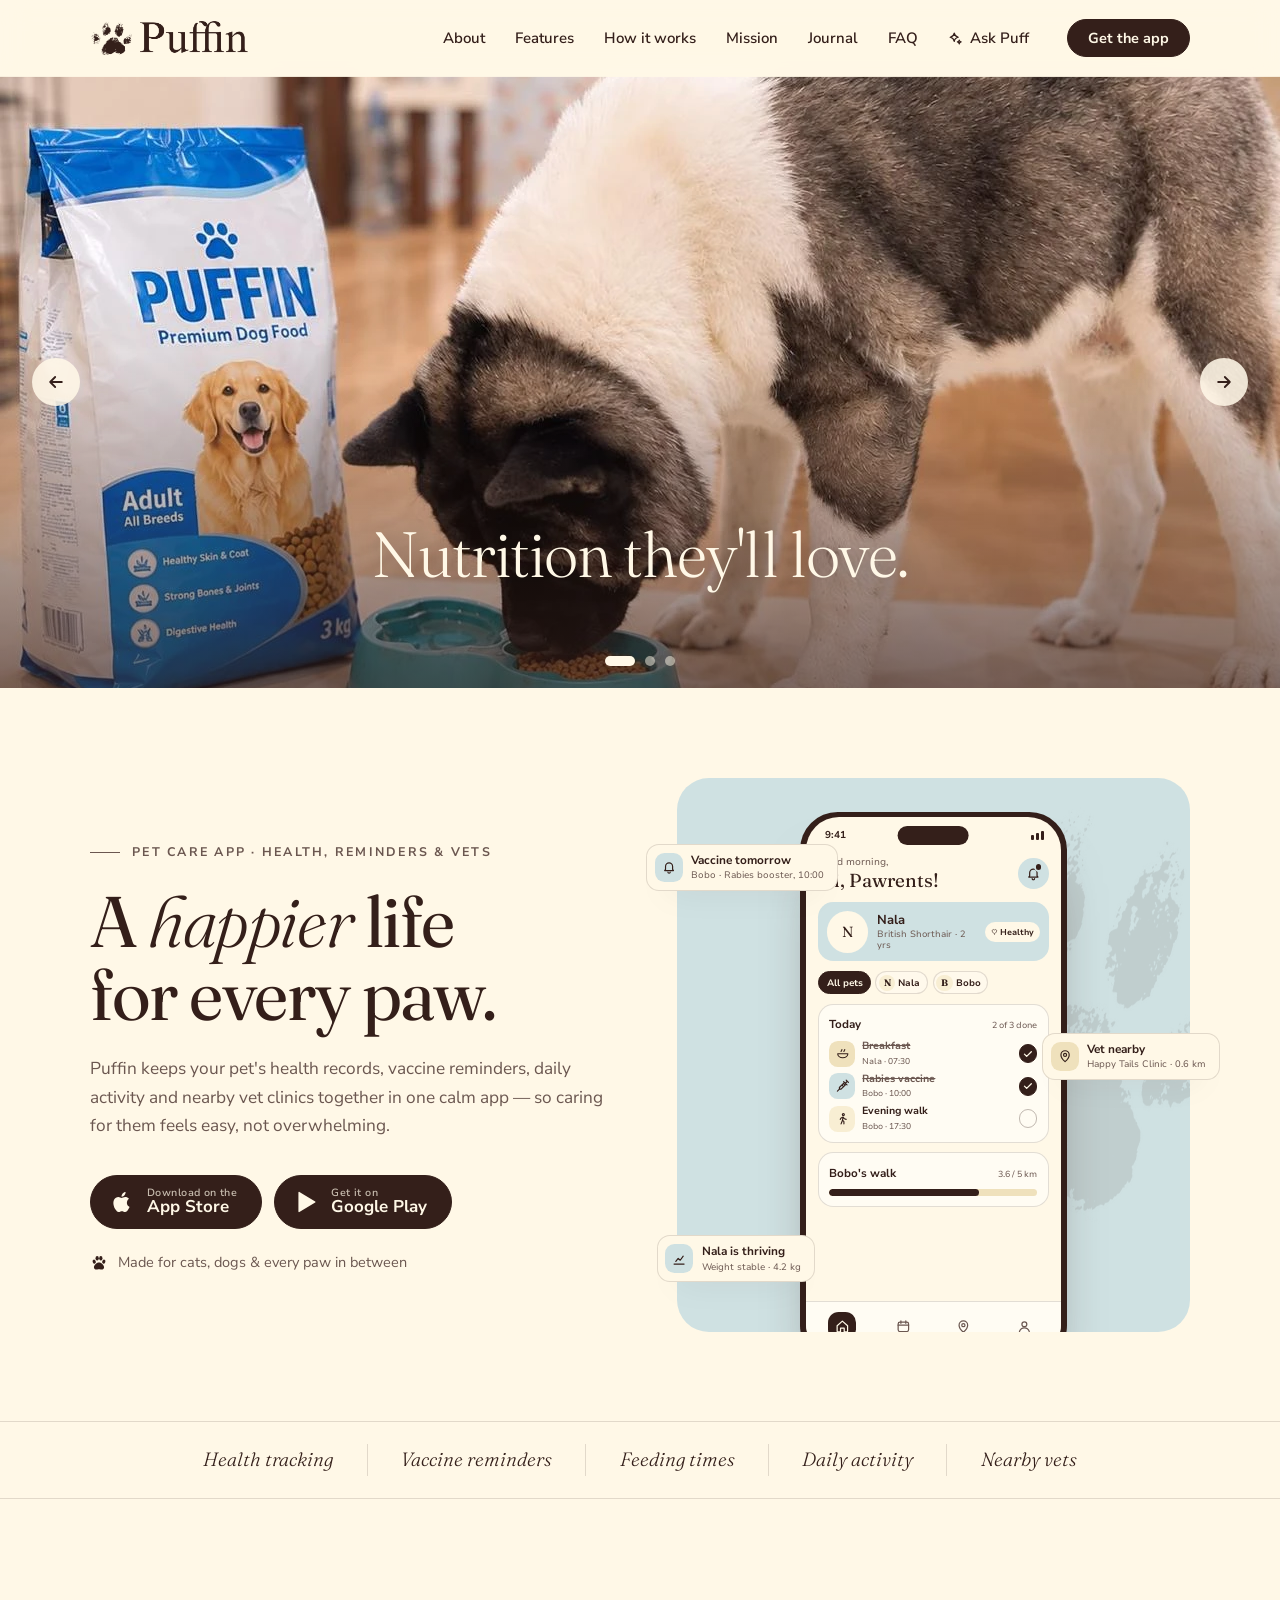
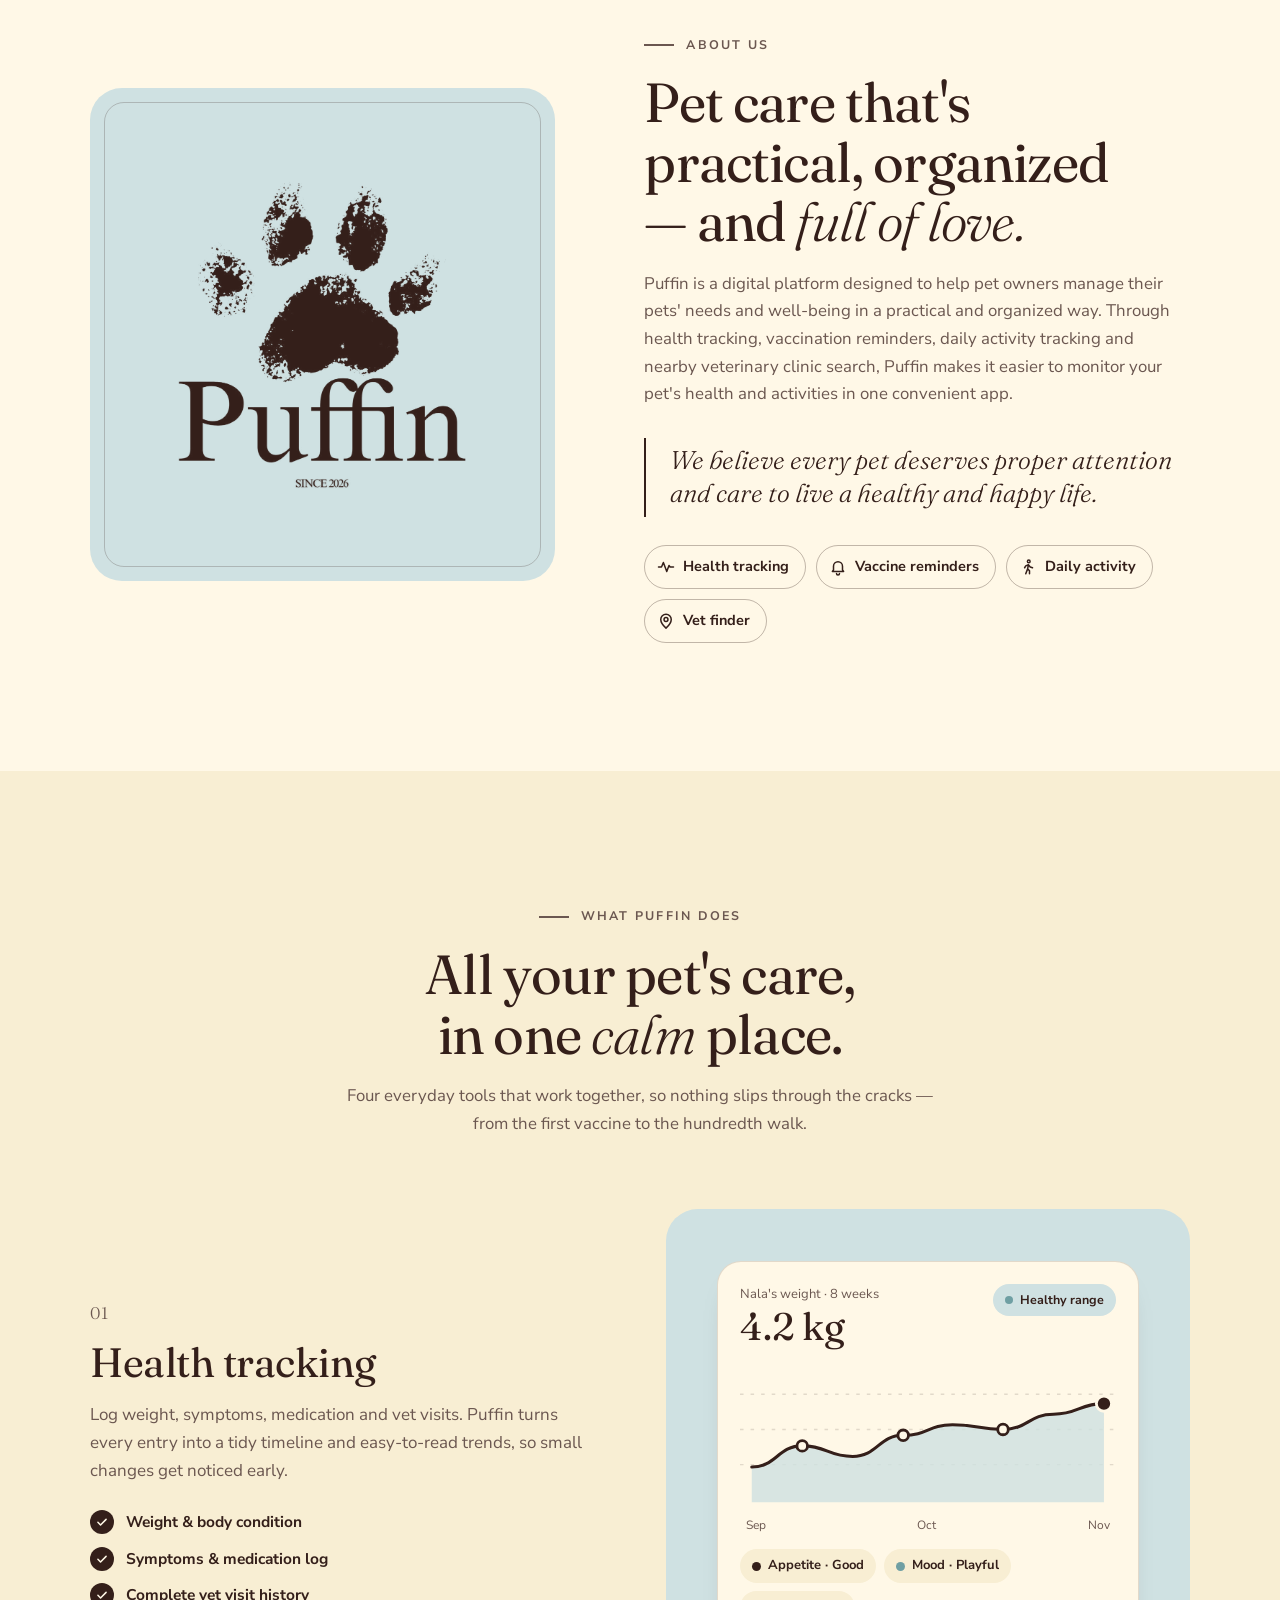
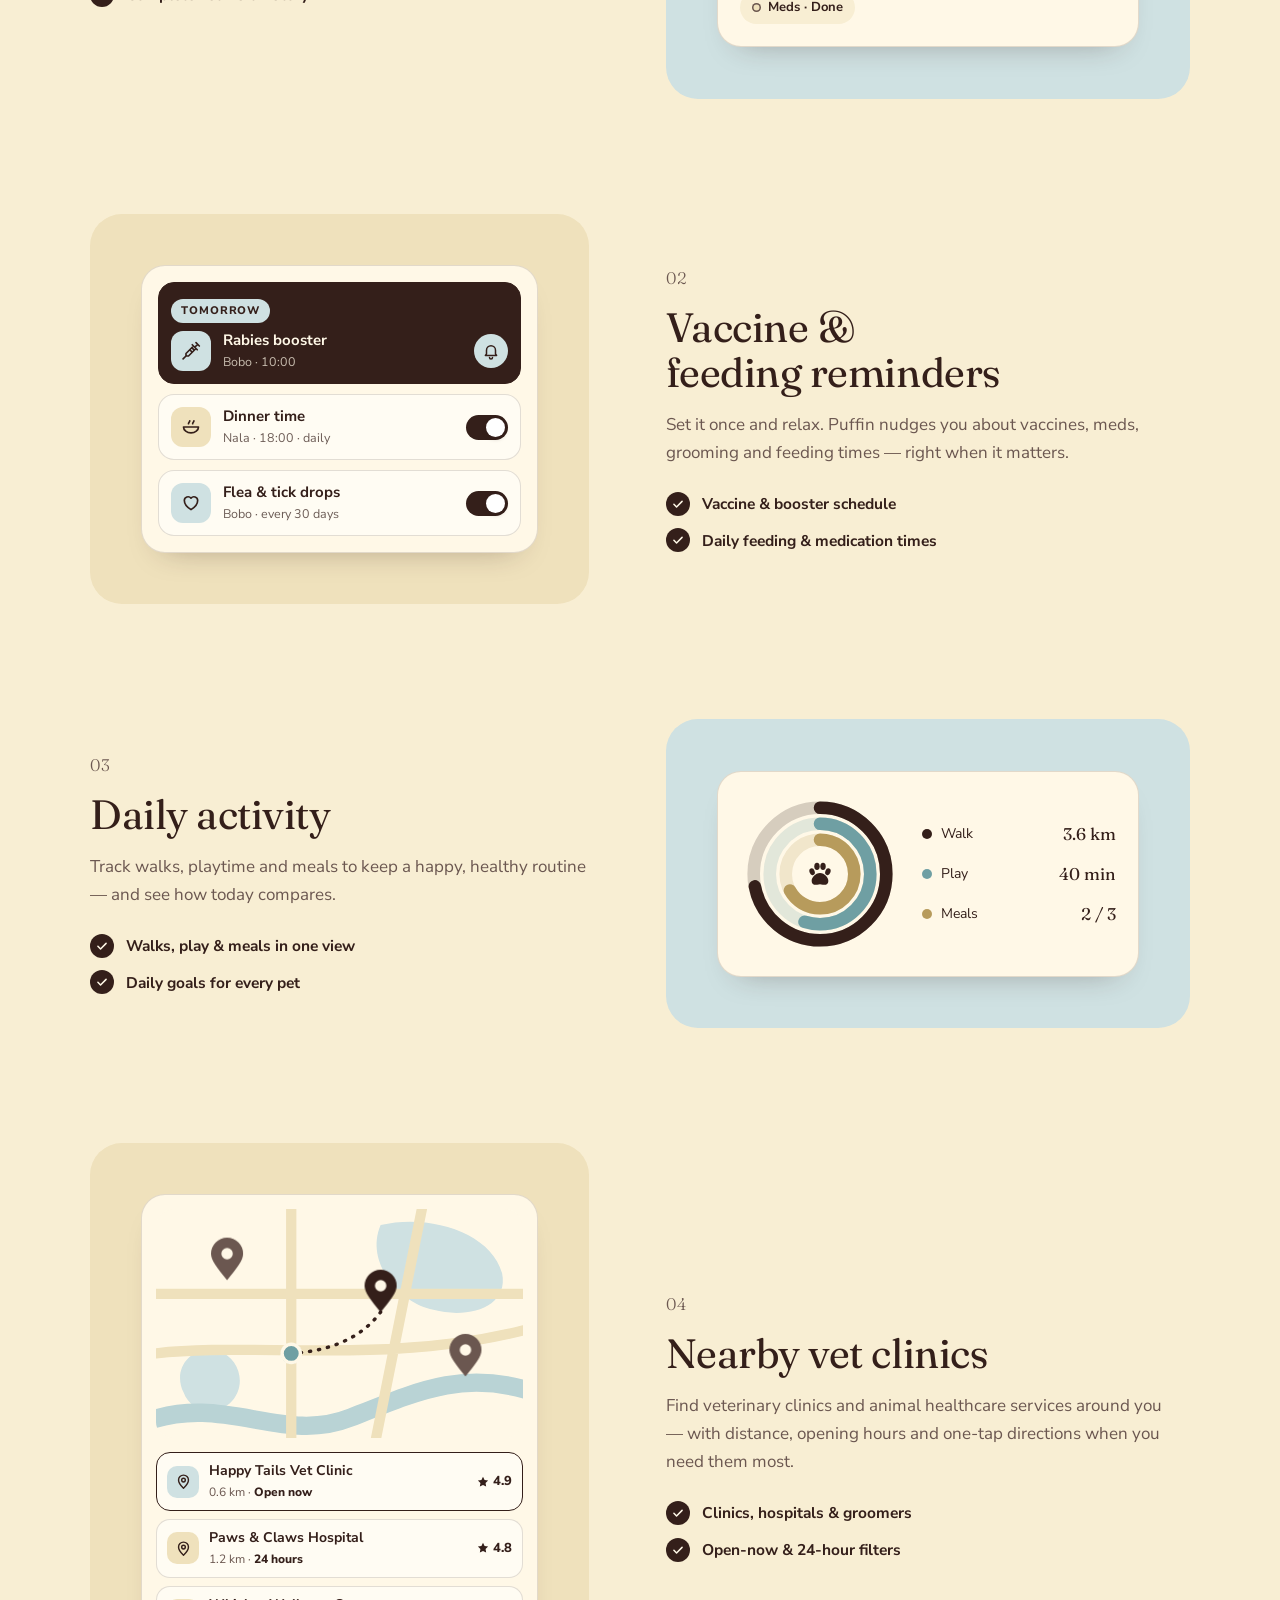
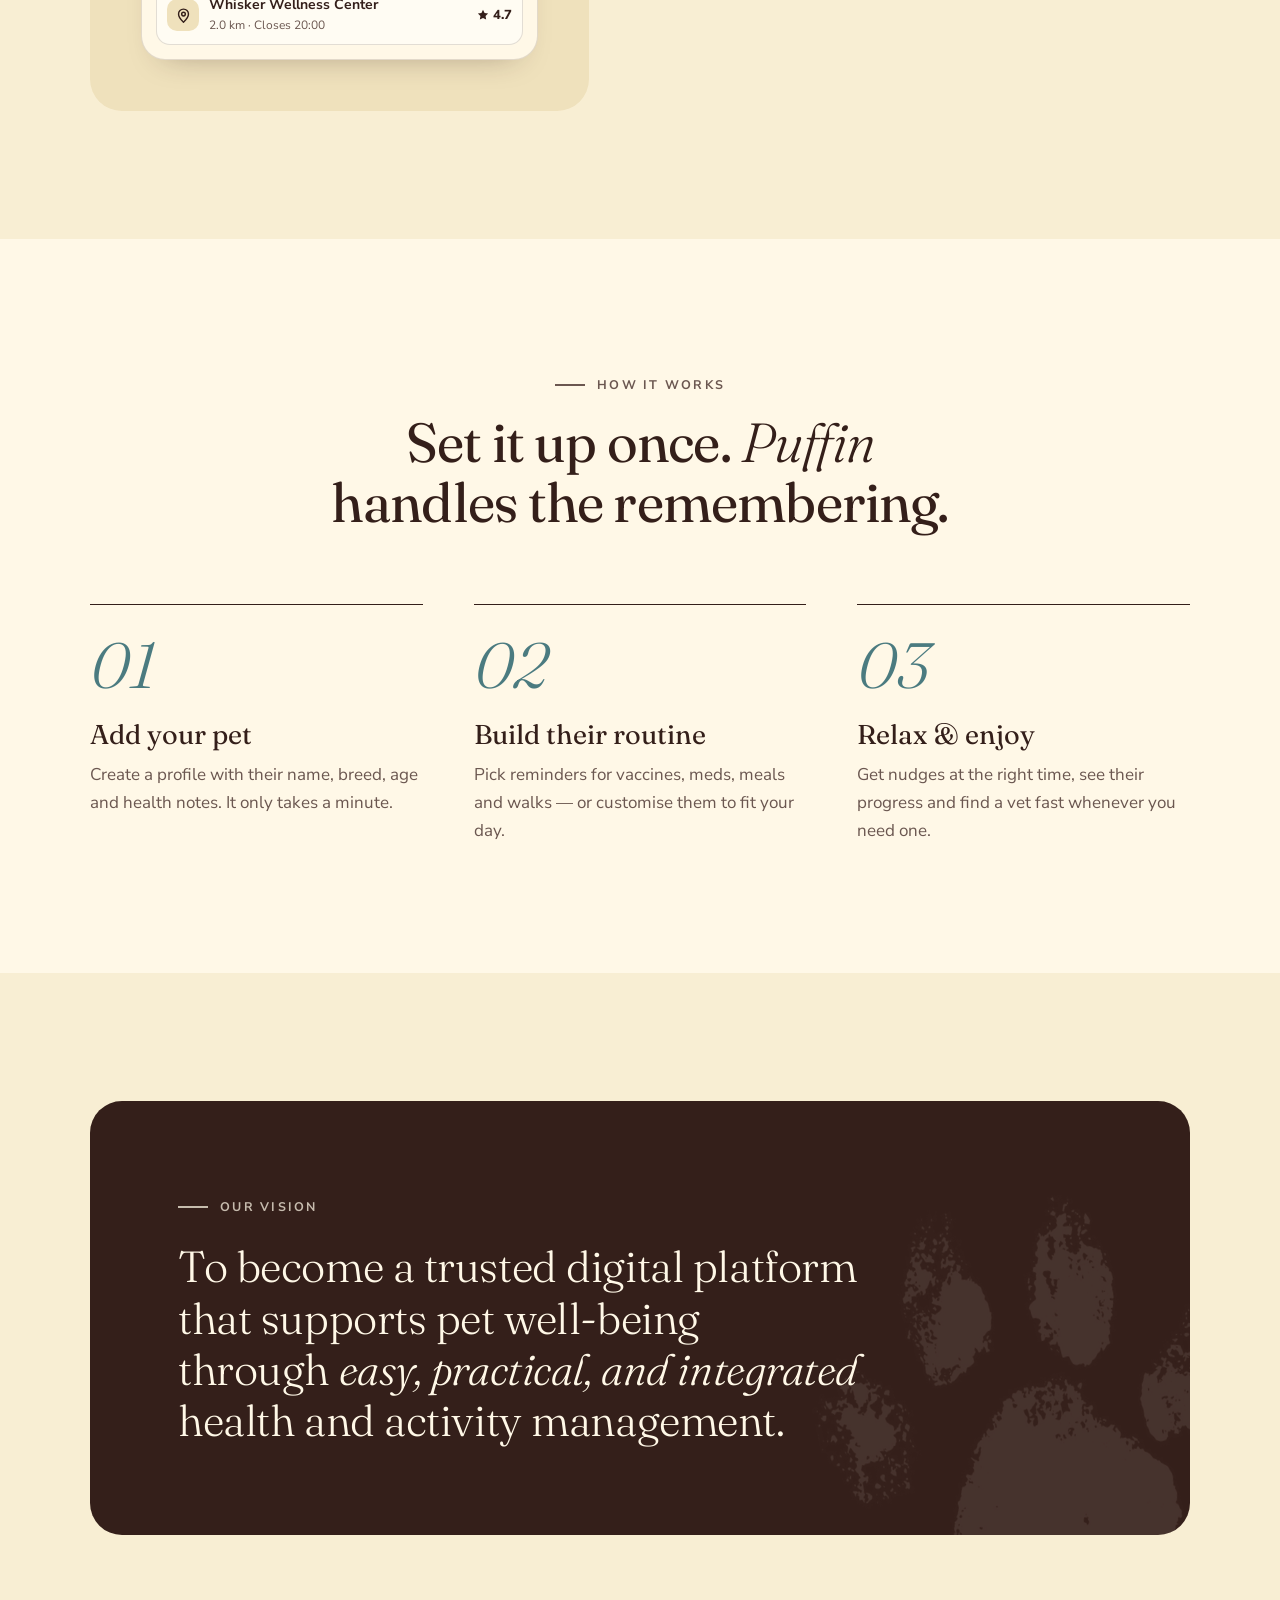
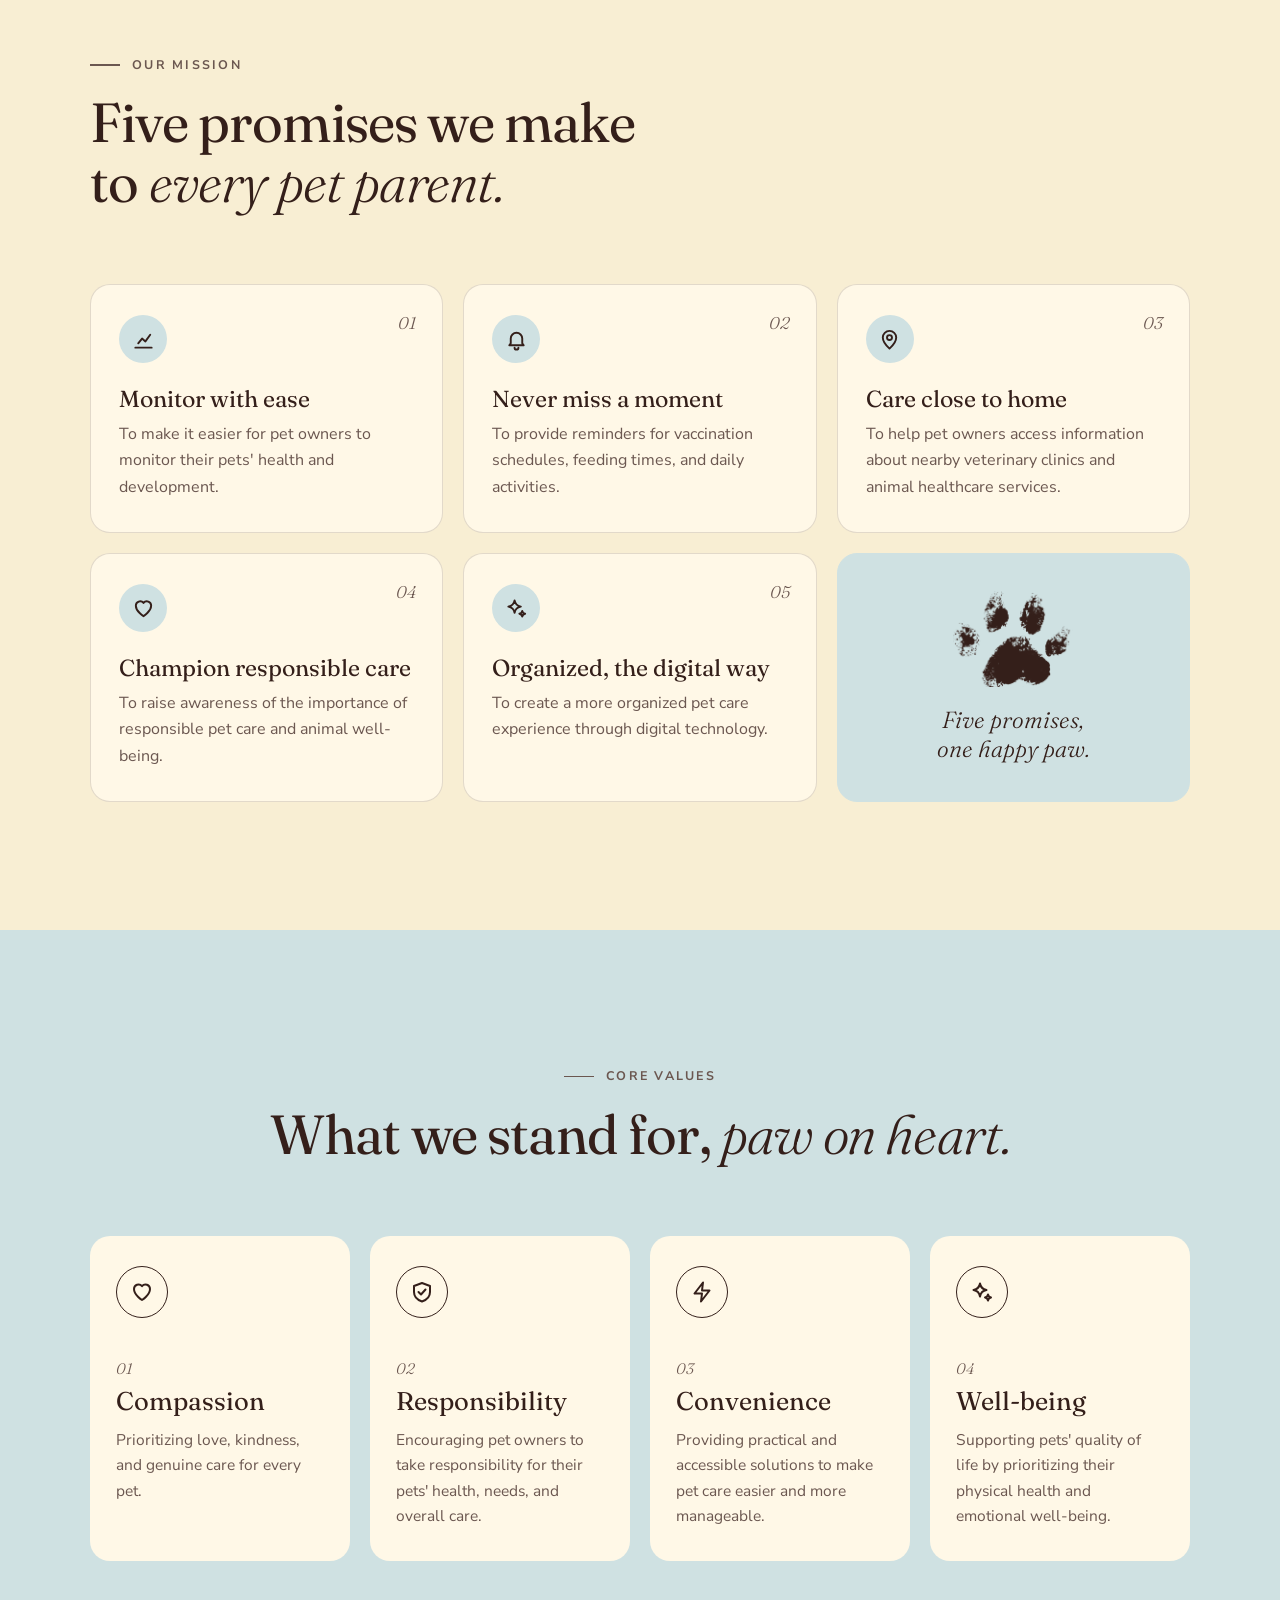
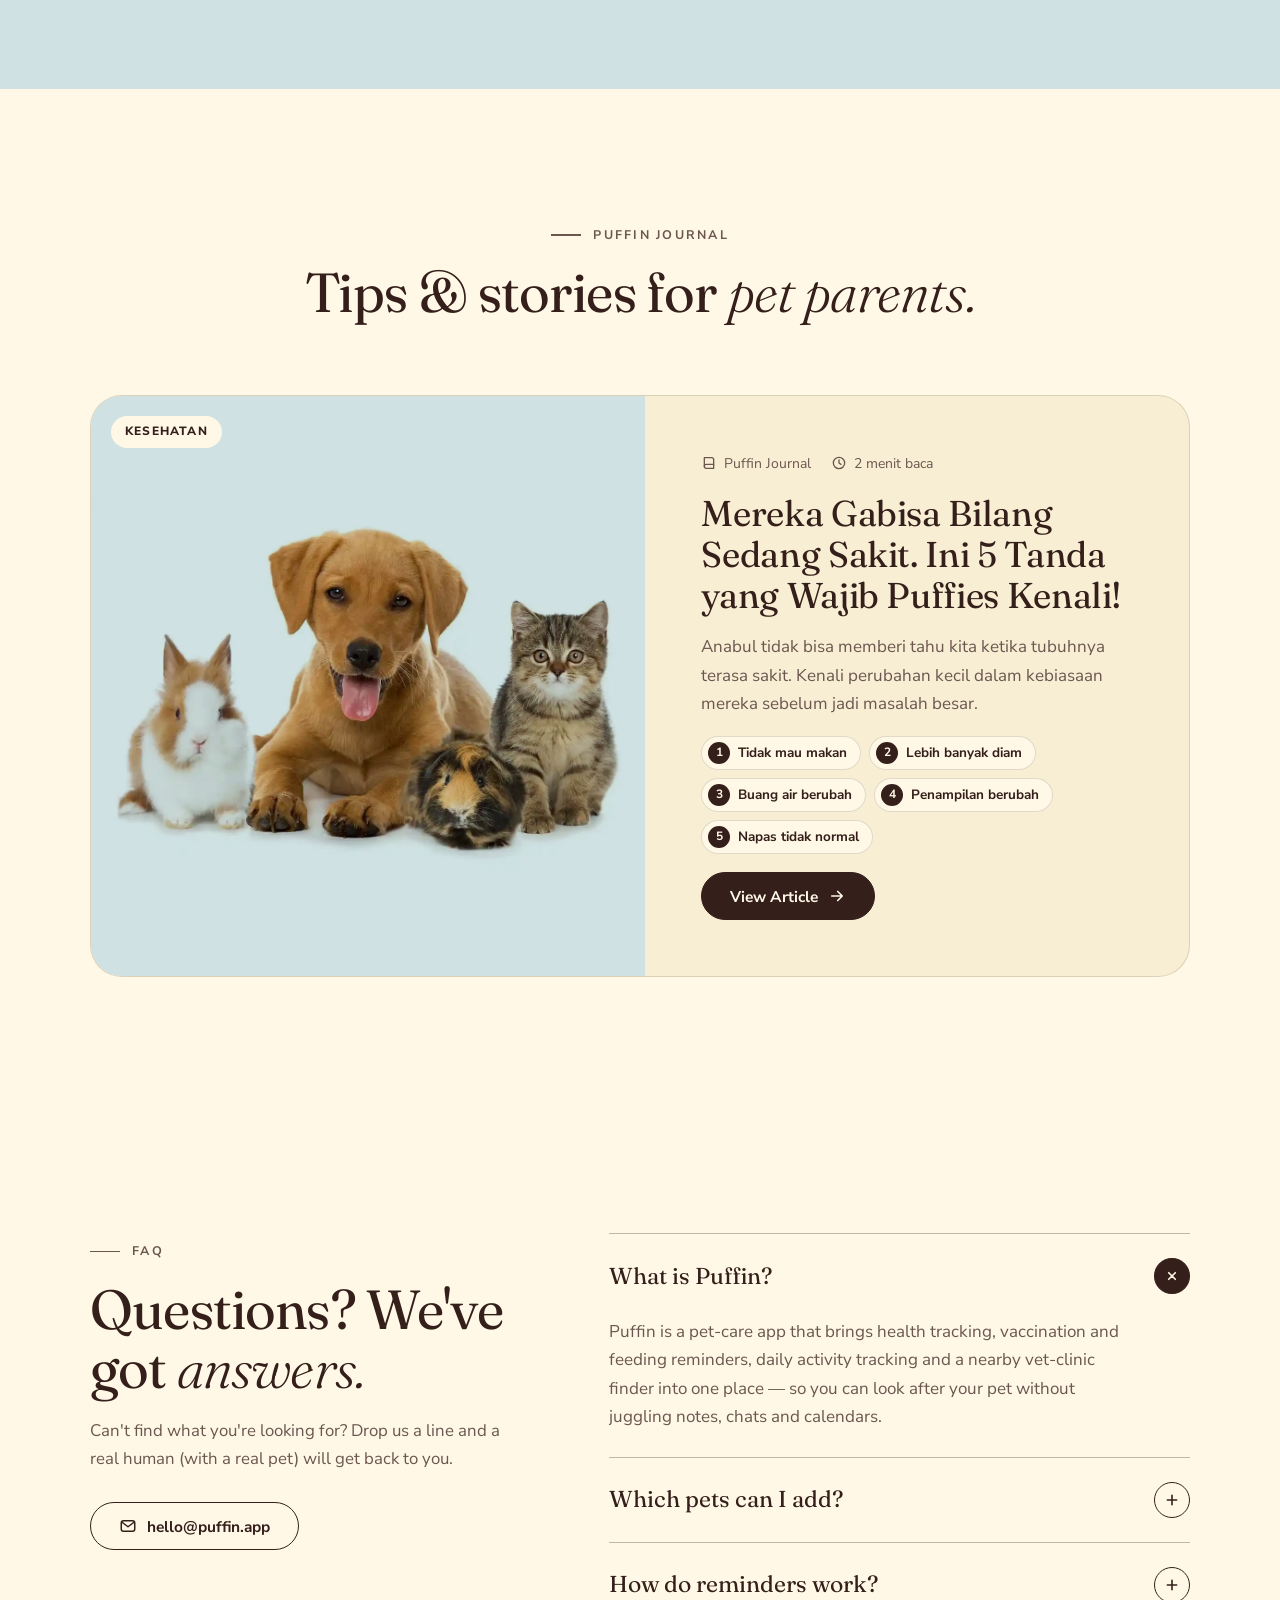
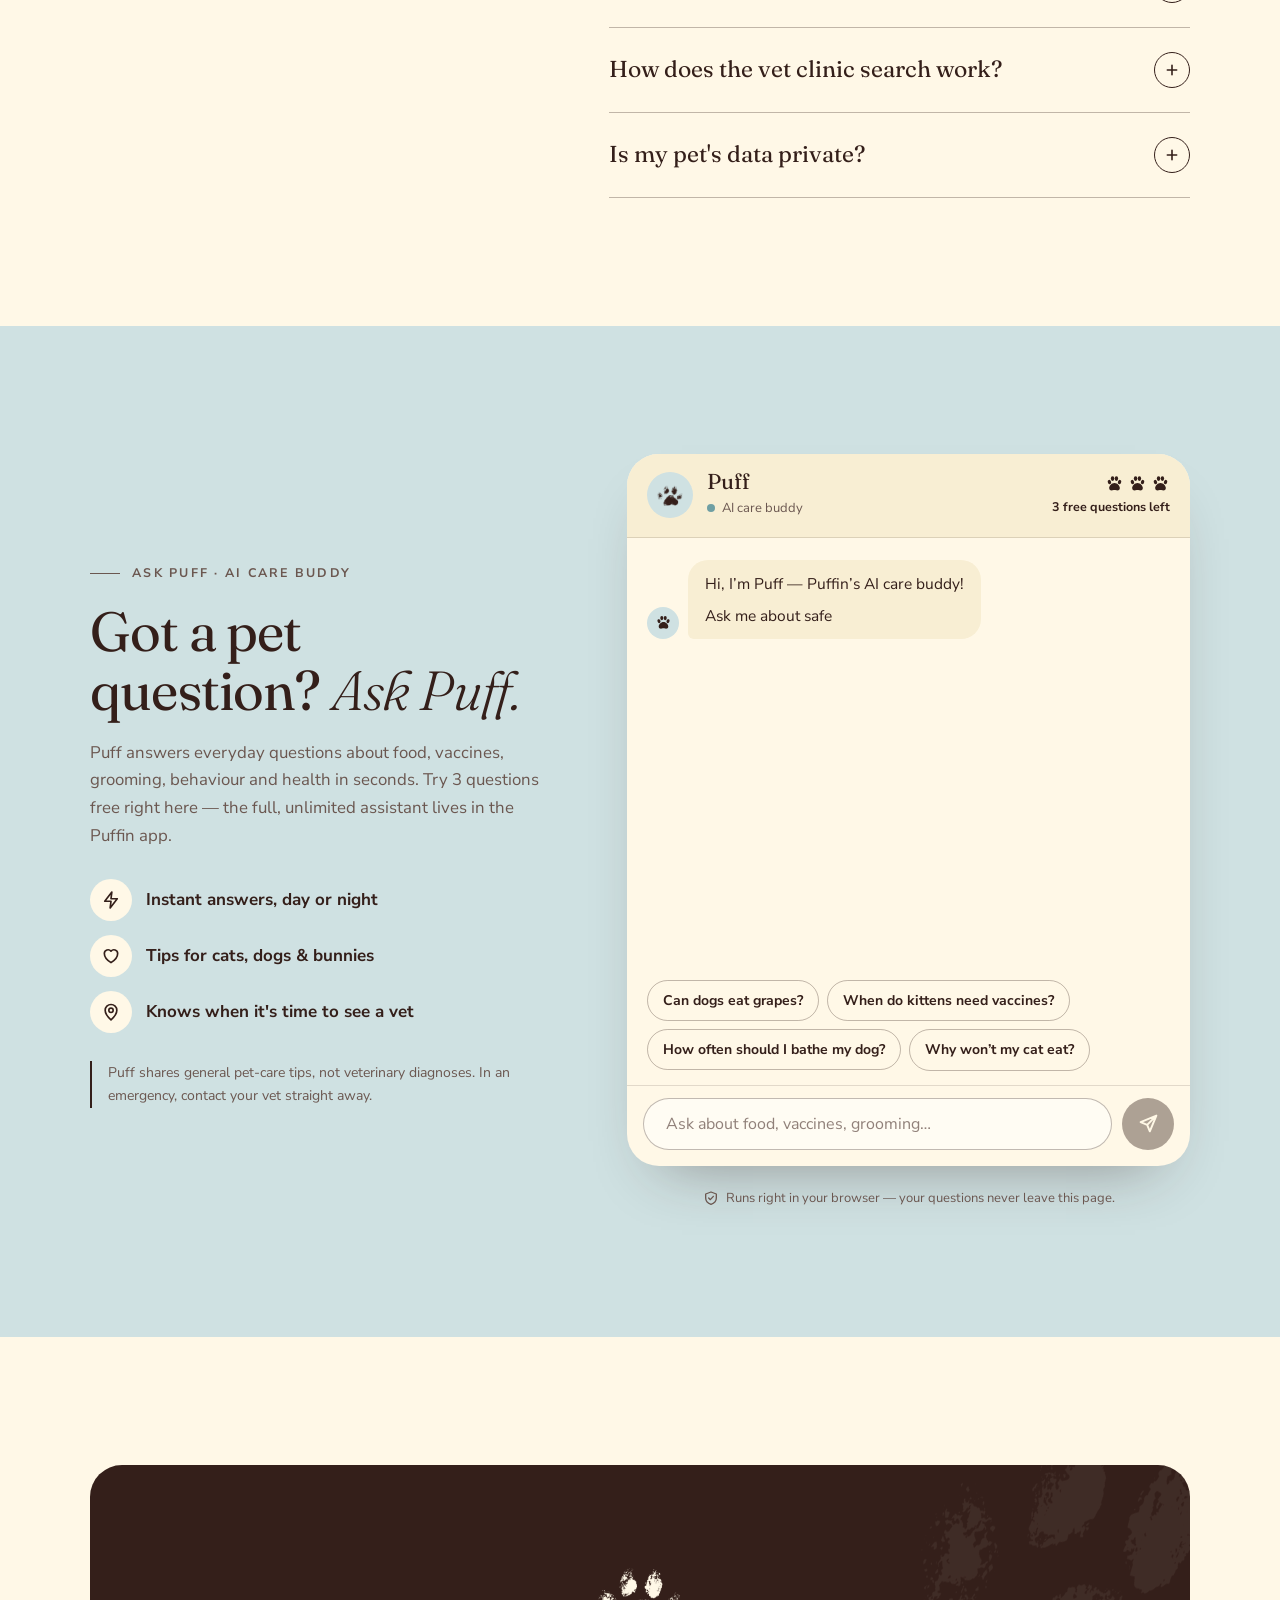
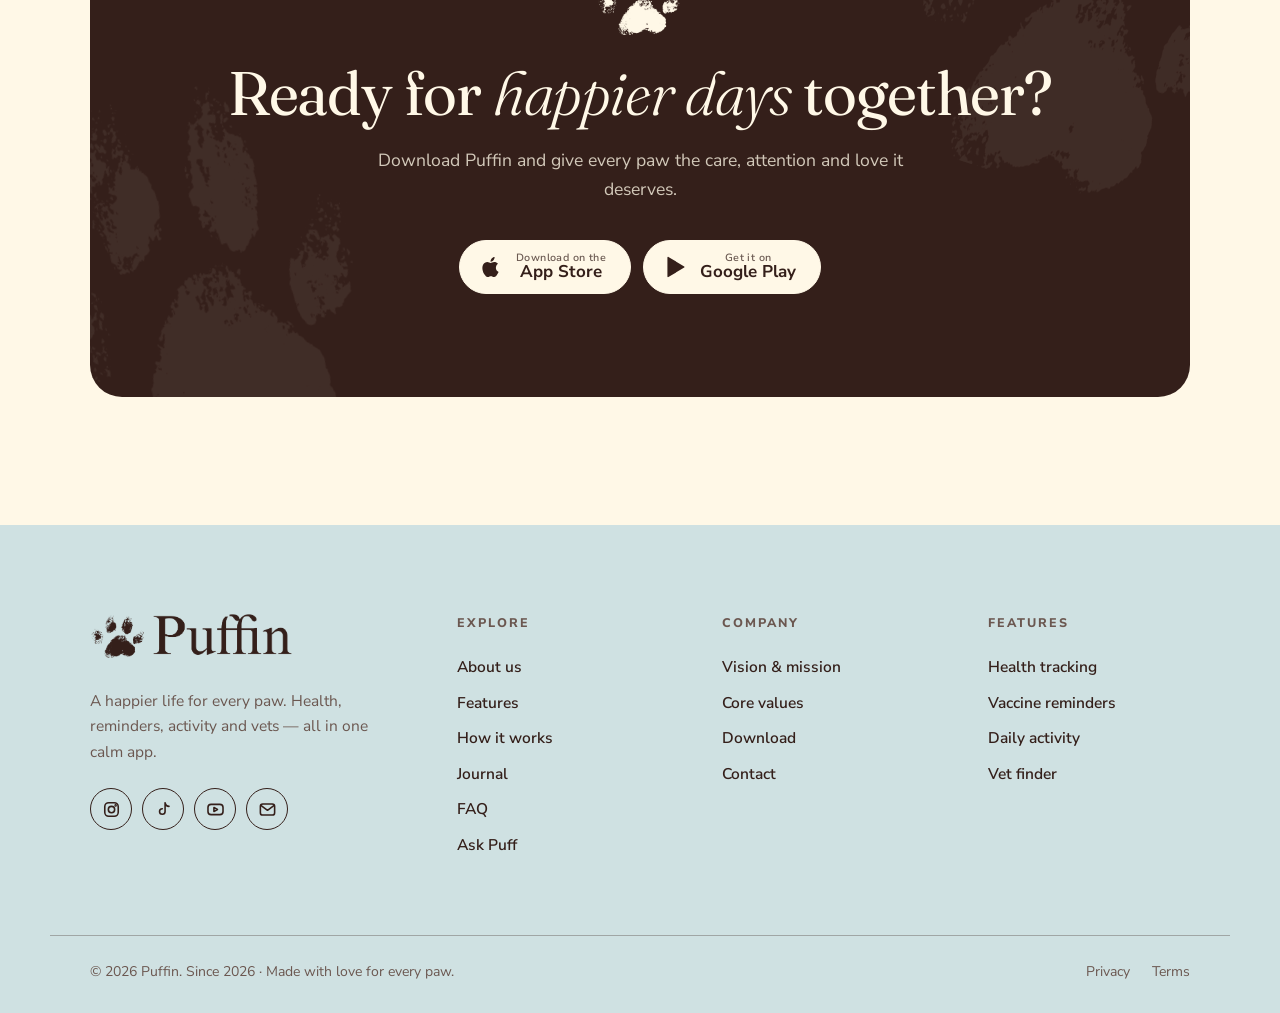
<file: index.html>
<!doctype html>
<html lang="en">
<head>
  <meta charset="utf-8">
  <meta name="viewport" content="width=device-width, initial-scale=1">
  <title>Puffin — A Happier Life for Every Paw</title>
  <meta name="description" content="Puffin is a pet-care app for health tracking, vaccination reminders, daily activity and nearby vet clinics — all in one calm place.">
  <meta name="theme-color" content="#FFF8E7">
  <meta property="og:title" content="Puffin — A Happier Life for Every Paw">
  <meta property="og:description" content="Health tracking, vaccine reminders, daily activity and nearby vets for your pets, in one app.">
  <meta property="og:image" content="images/logo-full.png">
  <link rel="icon" href="favicon.svg" type="image/svg+xml">
  <link rel="icon" href="images/favicon.png" type="image/png" sizes="64x64">
  <link rel="apple-touch-icon" href="images/apple-touch-icon.png">
  <link rel="preconnect" href="https://fonts.googleapis.com">
  <link rel="preconnect" href="https://fonts.gstatic.com" crossorigin>
  <link href="https://fonts.googleapis.com/css2?family=Fraunces:ital,opsz,wght@0,9..144,300;0,9..144,400;1,9..144,300;1,9..144,400&family=Nunito+Sans:wght@400;600;700;800&display=swap" rel="stylesheet">
  <link rel="stylesheet" href="css/style.css?v=10">
  <script>document.documentElement.classList.add('js')</script>
</head>
<body>

<!-- ============ SVG sprite: icons ============ -->
<svg class="sprite" aria-hidden="true" focusable="false">
  <symbol id="d-paw" viewBox="0 0 64 64">
    <g fill="currentColor">
      <path d="M32 30C42 30 50 40 50 47 50 54 44 56.5 38 55 35.5 54.4 34 54 32 54 30 54 28.5 54.4 26 55 20 56.5 14 54 14 47 14 40 22 30 32 30Z"/>
      <ellipse cx="15" cy="27" rx="5.5" ry="7.5" transform="rotate(-22 15 27)"/>
      <ellipse cx="25.5" cy="15.5" rx="5.8" ry="8"/>
      <ellipse cx="38.5" cy="15.5" rx="5.8" ry="8"/>
      <ellipse cx="49" cy="27" rx="5.5" ry="7.5" transform="rotate(22 49 27)"/>
    </g>
  </symbol>

  <!-- UI icons (24px, stroked) -->
  <symbol id="i-bell" viewBox="0 0 24 24" fill="none" stroke="currentColor" stroke-width="2" stroke-linecap="round" stroke-linejoin="round"><path d="M6 16v-5a6 6 0 0 1 12 0v5l1.5 2h-15z"/><path d="M10 20.5a2 2 0 0 0 4 0"/></symbol>
  <symbol id="i-syringe" viewBox="0 0 24 24" fill="none" stroke="currentColor" stroke-width="2" stroke-linecap="round" stroke-linejoin="round"><path d="M18 2l4 4M20 4l-3.5 3.5M13.5 4.5l6 6M18 9l-9 9H6v-3l9-9M6 18l-3.5 3.5M10.5 10.5l2 2M13 8l2 2"/></symbol>
  <symbol id="i-pin" viewBox="0 0 24 24" fill="none" stroke="currentColor" stroke-width="2" stroke-linecap="round" stroke-linejoin="round"><path d="M12 21.5s7-6.2 7-11.5a7 7 0 0 0-14 0c0 5.3 7 11.5 7 11.5z"/><circle cx="12" cy="10" r="2.6"/></symbol>
  <symbol id="i-pulse" viewBox="0 0 24 24" fill="none" stroke="currentColor" stroke-width="2" stroke-linecap="round" stroke-linejoin="round"><path d="M2 12h4l2.5-6 4.5 12 3-8 1.5 2H22"/></symbol>
  <symbol id="i-bowl" viewBox="0 0 24 24" fill="none" stroke="currentColor" stroke-width="2" stroke-linecap="round" stroke-linejoin="round"><path d="M3 12h18a9 7 0 0 1-18 0z"/><path d="M9 8c0-1.5 1.5-2 1.5-3.5M14 8c0-1.5 1.5-2 1.5-3.5"/></symbol>
  <symbol id="i-walk" viewBox="0 0 24 24" fill="none" stroke="currentColor" stroke-width="2" stroke-linecap="round" stroke-linejoin="round"><circle cx="13" cy="4.5" r="1.8"/><path d="M9 21l2.5-6.5L14 17v4M11.5 14.5l1-5.5-3.5 1.5L7.5 13M12.5 9l2.5 3 3 1"/></symbol>
  <symbol id="i-check" viewBox="0 0 24 24" fill="none" stroke="currentColor" stroke-width="2.6" stroke-linecap="round" stroke-linejoin="round"><path d="M5 12.5l4.5 4.5L19 7.5"/></symbol>
  <symbol id="i-home" viewBox="0 0 24 24" fill="none" stroke="currentColor" stroke-width="2" stroke-linecap="round" stroke-linejoin="round"><path d="M3.5 11L12 3.5l8.5 7.5V20a1 1 0 0 1-1 1H15v-6H9v6H4.5a1 1 0 0 1-1-1z"/></symbol>
  <symbol id="i-cal" viewBox="0 0 24 24" fill="none" stroke="currentColor" stroke-width="2" stroke-linecap="round" stroke-linejoin="round"><rect x="3.5" y="5" width="17" height="15.5" rx="3"/><path d="M3.5 10h17M8 3v4M16 3v4"/></symbol>
  <symbol id="i-user" viewBox="0 0 24 24" fill="none" stroke="currentColor" stroke-width="2" stroke-linecap="round" stroke-linejoin="round"><circle cx="12" cy="8.5" r="4"/><path d="M4 20.5c1.5-4 4.5-6 8-6s6.5 2 8 6"/></symbol>
  <symbol id="i-arrow" viewBox="0 0 24 24" fill="none" stroke="currentColor" stroke-width="2.2" stroke-linecap="round" stroke-linejoin="round"><path d="M5 12h14M13 6l6 6-6 6"/></symbol>
  <symbol id="i-rate" viewBox="0 0 24 24"><path d="M12 3l2.7 5.6 6.1.9-4.4 4.3 1 6.1L12 17l-5.4 2.9 1-6.1-4.4-4.3 6.1-.9z" fill="currentColor"/></symbol>
  <symbol id="i-chart" viewBox="0 0 24 24" fill="none" stroke="currentColor" stroke-width="2" stroke-linecap="round" stroke-linejoin="round"><path d="M3.5 20.5h17M6.5 16l4-5 3.5 3 5-7"/></symbol>
  <symbol id="i-heart" viewBox="0 0 24 24" fill="none" stroke="currentColor" stroke-width="2" stroke-linecap="round" stroke-linejoin="round"><path d="M12 20s-8-5-8-11a4.5 4.5 0 0 1 8-2.8A4.5 4.5 0 0 1 20 9c0 6-8 11-8 11z"/></symbol>
  <symbol id="i-sparkles" viewBox="0 0 24 24" fill="none" stroke="currentColor" stroke-width="2" stroke-linecap="round" stroke-linejoin="round"><path d="M10 3.5c.7 4 2.5 5.8 6.5 6.5-4 .7-5.8 2.5-6.5 6.5-.7-4-2.5-5.8-6.5-6.5 4-.7 5.8-2.5 6.5-6.5zM18 14.5c.3 1.8 1.2 2.7 3 3-1.8.3-2.7 1.2-3 3-.3-1.8-1.2-2.7-3-3 1.8-.3 2.7-1.2 3-3z"/></symbol>
  <symbol id="i-send" viewBox="0 0 24 24" fill="none" stroke="currentColor" stroke-width="2.2" stroke-linecap="round" stroke-linejoin="round"><path d="M21 3 3 10.5l7.5 3L21 3l-7.5 18-3-7.5"/></symbol>
  <symbol id="i-bolt" viewBox="0 0 24 24" fill="none" stroke="currentColor" stroke-width="2" stroke-linecap="round" stroke-linejoin="round"><path d="M13 2.5 4.5 13.5H12l-1 8 8.5-11H12z"/></symbol>
  <symbol id="i-shield" viewBox="0 0 24 24" fill="none" stroke="currentColor" stroke-width="2" stroke-linecap="round" stroke-linejoin="round"><path d="M12 3l8 3v6c0 5-3.5 8-8 9.5C7.5 20 4 17 4 12V6z"/><path d="M8.5 12l2.5 2.5 4.5-5"/></symbol>
  <symbol id="i-moon" viewBox="0 0 24 24" fill="none" stroke="currentColor" stroke-width="2" stroke-linecap="round" stroke-linejoin="round"><path d="M20 14.5A8 8 0 1 1 9.5 4a6.5 6.5 0 0 0 10.5 10.5z"/></symbol>
  <symbol id="i-drop" viewBox="0 0 24 24" fill="none" stroke="currentColor" stroke-width="2" stroke-linecap="round" stroke-linejoin="round"><path d="M12 3s6 6.5 6 11a6 6 0 0 1-12 0c0-4.5 6-11 6-11z"/></symbol>
  <symbol id="i-eye" viewBox="0 0 24 24" fill="none" stroke="currentColor" stroke-width="2" stroke-linecap="round" stroke-linejoin="round"><path d="M2.5 12S6 5.5 12 5.5 21.5 12 21.5 12 18 18.5 12 18.5 2.5 12 2.5 12z"/><circle cx="12" cy="12" r="3"/></symbol>
  <symbol id="i-wind" viewBox="0 0 24 24" fill="none" stroke="currentColor" stroke-width="2" stroke-linecap="round" stroke-linejoin="round"><path d="M3 8h11a3 3 0 1 0-3-3M3 12h16a3 3 0 1 1-3 3M3 16h8"/></symbol>
  <symbol id="i-clock" viewBox="0 0 24 24" fill="none" stroke="currentColor" stroke-width="2" stroke-linecap="round" stroke-linejoin="round"><circle cx="12" cy="12" r="8.5"/><path d="M12 7.5V12l3 2"/></symbol>
  <symbol id="i-link" viewBox="0 0 24 24" fill="none" stroke="currentColor" stroke-width="2" stroke-linecap="round" stroke-linejoin="round"><path d="M10 14a4 4 0 0 0 5.7 0l3-3a4 4 0 0 0-5.7-5.7l-1 1M14 10a4 4 0 0 0-5.7 0l-3 3a4 4 0 0 0 5.7 5.7l1-1"/></symbol>
  <symbol id="i-share" viewBox="0 0 24 24" fill="none" stroke="currentColor" stroke-width="2" stroke-linecap="round" stroke-linejoin="round"><circle cx="18" cy="5.5" r="2.5"/><circle cx="6" cy="12" r="2.5"/><circle cx="18" cy="18.5" r="2.5"/><path d="M8.2 10.8l7.6-4M8.2 13.2l7.6 4"/></symbol>
  <symbol id="i-chat" viewBox="0 0 24 24" fill="none" stroke="currentColor" stroke-width="2" stroke-linecap="round" stroke-linejoin="round"><path d="M4 20l1.3-3.9A8 8 0 1 1 8 19z"/></symbol>
  <symbol id="i-alert" viewBox="0 0 24 24" fill="none" stroke="currentColor" stroke-width="2" stroke-linecap="round" stroke-linejoin="round"><path d="M12 3.5 21.5 20h-19z"/><path d="M12 10v4.5M12 17.5v.01"/></symbol>
  <symbol id="i-book" viewBox="0 0 24 24" fill="none" stroke="currentColor" stroke-width="2" stroke-linecap="round" stroke-linejoin="round"><path d="M5 4h11a3 3 0 0 1 3 3v13H8a3 3 0 0 1-3-3z"/><path d="M5 17a3 3 0 0 1 3-3h11"/></symbol>
  <symbol id="i-plus" viewBox="0 0 24 24" fill="none" stroke="currentColor" stroke-width="2.4" stroke-linecap="round"><path d="M12 5v14M5 12h14"/></symbol>
  <symbol id="i-insta" viewBox="0 0 24 24" fill="none" stroke="currentColor" stroke-width="2" stroke-linecap="round" stroke-linejoin="round"><rect x="3.5" y="3.5" width="17" height="17" rx="5"/><circle cx="12" cy="12" r="4"/><circle cx="17.2" cy="6.8" r=".6" fill="currentColor"/></symbol>
  <symbol id="i-tiktok" viewBox="0 0 24 24" fill="none" stroke="currentColor" stroke-width="2" stroke-linecap="round" stroke-linejoin="round"><path d="M14 3.5v11a3.5 3.5 0 1 1-3.5-3.5M14 3.5c.5 2.5 2.5 4.5 5 4.5"/></symbol>
  <symbol id="i-yt" viewBox="0 0 24 24" fill="none" stroke="currentColor" stroke-width="2" stroke-linecap="round" stroke-linejoin="round"><rect x="2.5" y="5.5" width="19" height="13" rx="4"/><path d="M10 9.5v5l4.5-2.5z"/></symbol>
  <symbol id="i-mail" viewBox="0 0 24 24" fill="none" stroke="currentColor" stroke-width="2" stroke-linecap="round" stroke-linejoin="round"><rect x="3" y="5" width="18" height="14" rx="3"/><path d="M4 7l8 6 8-6"/></symbol>
  <symbol id="i-apple" viewBox="0 0 24 24"><path fill="currentColor" d="M16.5 12.6c0-2.3 1.9-3.4 2-3.5-1.1-1.6-2.8-1.8-3.4-1.8-1.4-.1-2.8.9-3.5.9-.7 0-1.8-.8-3-.8-1.5 0-3 .9-3.8 2.3-1.6 2.8-.4 7 1.2 9.3.8 1.1 1.7 2.4 2.9 2.3 1.2 0 1.6-.7 3-.7s1.8.7 3 .7c1.3 0 2.1-1.1 2.8-2.3.9-1.3 1.3-2.6 1.3-2.6s-2.5-1-2.5-3.8zM14.3 5.8c.6-.8 1.1-1.9 1-3-.9 0-2.1.6-2.7 1.4-.6.7-1.1 1.8-1 2.9 1 .1 2.1-.5 2.7-1.3z"/></symbol>
  <symbol id="i-play" viewBox="0 0 24 24"><path fill="currentColor" d="M5 3.2v17.6c0 .5.5.8.9.5l14.6-8.8c.4-.2.4-.8 0-1L5.9 2.7c-.4-.3-.9 0-.9.5z"/></symbol>
</svg>

<a class="skip" href="#main">Skip to content</a>

<!-- ============ NAV ============ -->
<header class="nav">
  <div class="nav-inner">
    <a class="logo" href="#top" aria-label="Puffin home">
      <img src="images/logo-lockup.png" alt="Puffin" width="1174" height="266">
    </a>
    <nav class="nav-menu" aria-label="Main">
      <a href="#about">About</a>
      <a href="#features">Features</a>
      <a href="#how">How it works</a>
      <a href="#mission">Mission</a>
      <a href="#journal">Journal</a>
      <a href="#faq">FAQ</a>
      <a class="nav-ask" href="#ask"><svg><use href="#i-sparkles"/></svg>Ask Puff</a>
      <a class="btn btn-dark nav-menu-cta" href="#download">Get the app</a>
    </nav>
    <a class="btn btn-dark btn-sm nav-cta" href="#download">Get the app</a>
    <button class="nav-toggle" aria-label="Open menu" aria-expanded="false">
      <span></span><span></span><span></span>
    </button>
  </div>
</header>

<main id="main">

  <!-- ============ BANNER ============ -->
  <section class="banner" aria-roledescription="carousel" aria-label="Puffin highlights">
    <div class="banner-track">
      <figure class="banner-slide is-active" aria-roledescription="slide" aria-label="1 of 3">
        <img src="images/banner-1.webp" width="1280" height="960" alt="A dog eating from a bowl next to a bag of Puffin Premium Dog Food" style="object-position:50% 60%">
        <figcaption><span>Nutrition they'll love.</span></figcaption>
      </figure>
      <figure class="banner-slide" aria-roledescription="slide" aria-label="2 of 3">
        <img src="images/banner-2.webp" width="1280" height="960" alt="A golden retriever out for a walk on a leash" loading="lazy" style="object-position:50% 40%">
        <figcaption><span>Every walk, every day.</span></figcaption>
      </figure>
      <figure class="banner-slide banner-slide--plain" aria-roledescription="slide" aria-label="3 of 3">
        <img src="images/banner-3.webp" width="1600" height="901" alt="A woman cuddling her cat beside a phone showing the Puffin app" loading="lazy">
      </figure>
    </div>
    <button class="banner-arrow banner-prev" type="button" aria-label="Previous slide"><svg><use href="#i-arrow"/></svg></button>
    <button class="banner-arrow banner-next" type="button" aria-label="Next slide"><svg><use href="#i-arrow"/></svg></button>
    <div class="banner-dots" role="tablist" aria-label="Choose slide">
      <button type="button" role="tab" aria-label="Slide 1" aria-selected="true"></button>
      <button type="button" role="tab" aria-label="Slide 2" aria-selected="false"></button>
      <button type="button" role="tab" aria-label="Slide 3" aria-selected="false"></button>
    </div>
  </section>

  <!-- ============ HERO ============ -->
  <section class="hero" id="top">
    <div class="container hero-grid">
      <div class="hero-copy">
        <p class="label eyebrow">Pet care app · health, reminders &amp; vets</p>
        <h1 class="hero-title">A <em>happier</em> life for every paw.</h1>
        <p class="hero-lead">Puffin keeps your pet's health records, vaccine reminders, daily activity and nearby vet clinics together in one calm app — so caring for them feels easy, not overwhelming.</p>
        <div class="hero-actions">
          <a class="btn-store" href="#download"><svg><use href="#i-apple"/></svg><span><small>Download on the</small>App Store</span></a>
          <a class="btn-store" href="#download"><svg><use href="#i-play"/></svg><span><small>Get it on</small>Google Play</span></a>
        </div>
        <p class="hero-note"><svg><use href="#d-paw"/></svg>Made for cats, dogs &amp; every paw in between</p>
      </div>

      <div class="hero-art">
        <div class="hero-panel">
          <img class="hero-watermark" src="images/logo-mark.png" alt="" aria-hidden="true" width="499" height="400">

          <!-- Phone mockup -->
          <div class="phone" aria-hidden="true">
            <div class="screen">
              <span class="island"></span>
              <div class="status"><b>9:41</b><span class="status-ico"><i></i><i></i><i></i></span></div>
              <div class="app-head">
                <div><small>Good morning,</small><strong>Hi, Pawrents!</strong></div>
                <span class="app-bell"><svg><use href="#i-bell"/></svg><i></i></span>
              </div>
              <div class="app-pet">
                <span class="av av--lg">N</span>
                <div><b>Nala</b><small>British Shorthair · 2 yrs</small></div>
                <span class="app-badge"><svg><use href="#i-heart"/></svg>Healthy</span>
              </div>
              <div class="app-chips">
                <span class="chip is-on">All pets</span>
                <span class="chip"><span class="av">N</span>Nala</span>
                <span class="chip"><span class="av">B</span>Bobo</span>
              </div>
              <div class="app-card">
                <div class="app-card-head"><b>Today</b><span class="task-count">1 of 3 done</span></div>
                <ul class="tasks">
                  <li class="task is-done"><span class="t-ico bg-tan"><svg><use href="#i-bowl"/></svg></span><span class="t-txt"><b>Breakfast</b><small>Nala · 07:30</small></span><span class="t-check"><svg><use href="#i-check"/></svg></span></li>
                  <li class="task"><span class="t-ico bg-sky"><svg><use href="#i-syringe"/></svg></span><span class="t-txt"><b>Rabies vaccine</b><small>Bobo · 10:00</small></span><span class="t-check"><svg><use href="#i-check"/></svg></span></li>
                  <li class="task"><span class="t-ico bg-cream-2"><svg><use href="#i-walk"/></svg></span><span class="t-txt"><b>Evening walk</b><small>Bobo · 17:30</small></span><span class="t-check"><svg><use href="#i-check"/></svg></span></li>
                </ul>
              </div>
              <div class="app-card">
                <div class="app-card-head"><b>Bobo's walk</b><span>3.6 / 5 km</span></div>
                <div class="bar"><i></i></div>
              </div>
              <nav class="app-tabs">
                <span class="is-on"><svg><use href="#i-home"/></svg></span>
                <span><svg><use href="#i-cal"/></svg></span>
                <span><svg><use href="#i-pin"/></svg></span>
                <span><svg><use href="#i-user"/></svg></span>
              </nav>
            </div>
          </div>
        </div>

        <div class="toast toast--1" aria-hidden="true">
          <span class="toast-ico bg-sky"><svg><use href="#i-bell"/></svg></span>
          <span class="toast-txt"><b>Vaccine tomorrow</b><small>Bobo · Rabies booster, 10:00</small></span>
        </div>
        <div class="toast toast--2" aria-hidden="true">
          <span class="toast-ico bg-tan"><svg><use href="#i-pin"/></svg></span>
          <span class="toast-txt"><b>Vet nearby</b><small>Happy Tails Clinic · 0.6 km</small></span>
        </div>
        <div class="toast toast--3" aria-hidden="true">
          <span class="toast-ico bg-sky"><svg><use href="#i-chart"/></svg></span>
          <span class="toast-txt"><b>Nala is thriving</b><small>Weight stable · 4.2 kg</small></span>
        </div>
      </div>
    </div>
  </section>

  <!-- ============ FEATURE STRIP ============ -->
  <div class="strip" aria-label="What Puffin covers">
    <ul class="container strip-inner">
      <li>Health tracking</li>
      <li>Vaccine reminders</li>
      <li>Feeding times</li>
      <li>Daily activity</li>
      <li>Nearby vets</li>
    </ul>
  </div>

  <!-- ============ ABOUT ============ -->
  <section class="section about" id="about">
    <div class="container about-grid">
      <div class="about-visual" data-reveal>
        <img src="images/logo-full.png" alt="Puffin — since 2026" width="800" height="859" loading="lazy">
      </div>

      <div class="about-copy">
        <p class="label" data-reveal>About us</p>
        <h2 class="h2" data-reveal style="--d:80ms">Pet care that's practical, organized — and <em>full of love.</em></h2>
        <p class="lead" data-reveal style="--d:160ms">Puffin is a digital platform designed to help pet owners manage their pets' needs and well-being in a practical and organized way. Through health tracking, vaccination reminders, daily activity tracking and nearby veterinary clinic search, Puffin makes it easier to monitor your pet's health and activities in one convenient app.</p>
        <blockquote class="belief" data-reveal style="--d:240ms">
          <p>We believe every pet deserves proper attention and care to live a healthy and happy life.</p>
        </blockquote>
        <ul class="pill-row" data-reveal style="--d:320ms">
          <li><svg><use href="#i-pulse"/></svg>Health tracking</li>
          <li><svg><use href="#i-bell"/></svg>Vaccine reminders</li>
          <li><svg><use href="#i-walk"/></svg>Daily activity</li>
          <li><svg><use href="#i-pin"/></svg>Vet finder</li>
        </ul>
      </div>
    </div>
  </section>

  <!-- ============ FEATURES ============ -->
  <section class="section features" id="features">
    <div class="container">
      <div class="section-head center">
        <p class="label" data-reveal>What Puffin does</p>
        <h2 class="h2" data-reveal style="--d:80ms">All your pet's care, in one <em>calm</em> place.</h2>
        <p class="lead" data-reveal style="--d:160ms">Four everyday tools that work together, so nothing slips through the cracks — from the first vaccine to the hundredth walk.</p>
      </div>

      <!-- Health tracking -->
      <article class="feature">
        <div class="feature-copy" data-reveal>
          <span class="feature-num">01</span>
          <h3>Health tracking</h3>
          <p>Log weight, symptoms, medication and vet visits. Puffin turns every entry into a tidy timeline and easy-to-read trends, so small changes get noticed early.</p>
          <ul class="ticks">
            <li><svg><use href="#i-check"/></svg>Weight &amp; body condition</li>
            <li><svg><use href="#i-check"/></svg>Symptoms &amp; medication log</li>
            <li><svg><use href="#i-check"/></svg>Complete vet visit history</li>
          </ul>
        </div>
        <div class="panel bg-sky" data-reveal style="--d:120ms">
          <div class="mock mock-chart">
            <div class="mock-head">
              <div><small>Nala's weight · 8 weeks</small><strong><span data-count="4.2" data-decimals="1">0.0</span> kg</strong></div>
              <span class="pill pill--ok"><i></i>Healthy range</span>
            </div>
            <svg class="chart" viewBox="0 0 320 130" aria-hidden="true">
              <path class="chart-grid" d="M0 30H320M0 60H320M0 90H320"/>
              <path class="chart-area" d="M10 92C31 92 32 74 53 74S75 83 96 83 118 65 139 65 160 56 181 56 203 60 224 60 246 47 267 47 289 38 310 38L310 122 10 122Z"/>
              <path class="chart-line" pathLength="1" d="M10 92C31 92 32 74 53 74S75 83 96 83 118 65 139 65 160 56 181 56 203 60 224 60 246 47 267 47 289 38 310 38"/>
              <g class="chart-dots">
                <circle cx="53" cy="74" r="4.5" style="--i:1"/><circle cx="139" cy="65" r="4.5" style="--i:3"/>
                <circle cx="224" cy="60" r="4.5" style="--i:5"/><circle class="is-last" cx="310" cy="38" r="6.5" style="--i:7"/>
              </g>
            </svg>
            <div class="chart-x"><span>Sep</span><span>Oct</span><span>Nov</span></div>
            <div class="log-chips">
              <span><i class="d-1"></i>Appetite · Good</span>
              <span><i class="d-2"></i>Mood · Playful</span>
              <span><i class="d-3"></i>Meds · Done</span>
            </div>
          </div>
        </div>
      </article>

      <!-- Reminders -->
      <article class="feature feature--flip">
        <div class="feature-copy" data-reveal>
          <span class="feature-num">02</span>
          <h3>Vaccine &amp; feeding reminders</h3>
          <p>Set it once and relax. Puffin nudges you about vaccines, meds, grooming and feeding times — right when it matters.</p>
          <ul class="ticks">
            <li><svg><use href="#i-check"/></svg>Vaccine &amp; booster schedule</li>
            <li><svg><use href="#i-check"/></svg>Daily feeding &amp; medication times</li>
          </ul>
        </div>
        <div class="panel bg-tan" data-reveal style="--d:120ms">
          <div class="mock mock-remind">
            <div class="remind remind--next">
              <span class="remind-tag">Tomorrow</span>
              <div class="remind-row">
                <span class="r-ico bg-sky"><svg><use href="#i-syringe"/></svg></span>
                <span class="r-txt"><b>Rabies booster</b><small>Bobo · 10:00</small></span>
                <span class="r-bell"><svg><use href="#i-bell"/></svg></span>
              </div>
            </div>
            <div class="remind">
              <div class="remind-row">
                <span class="r-ico bg-tan"><svg><use href="#i-bowl"/></svg></span>
                <span class="r-txt"><b>Dinner time</b><small>Nala · 18:00 · daily</small></span>
                <span class="switch" style="--d:500ms"></span>
              </div>
            </div>
            <div class="remind">
              <div class="remind-row">
                <span class="r-ico bg-sky"><svg><use href="#i-heart"/></svg></span>
                <span class="r-txt"><b>Flea &amp; tick drops</b><small>Bobo · every 30 days</small></span>
                <span class="switch" style="--d:800ms"></span>
              </div>
            </div>
          </div>
        </div>
      </article>

      <!-- Activity -->
      <article class="feature">
        <div class="feature-copy" data-reveal>
          <span class="feature-num">03</span>
          <h3>Daily activity</h3>
          <p>Track walks, playtime and meals to keep a happy, healthy routine — and see how today compares.</p>
          <ul class="ticks">
            <li><svg><use href="#i-check"/></svg>Walks, play &amp; meals in one view</li>
            <li><svg><use href="#i-check"/></svg>Daily goals for every pet</li>
          </ul>
        </div>
        <div class="panel bg-sky" data-reveal style="--d:120ms">
          <div class="mock mock-activity">
            <svg class="rings" viewBox="0 0 140 140" aria-hidden="true">
              <g transform="rotate(-90 70 70)">
                <circle class="ring-track" cx="70" cy="70" r="58" style="--c:#341F1A"/>
                <circle class="ring" cx="70" cy="70" r="58" pathLength="100" style="--c:#341F1A;--off:28"/>
                <circle class="ring-track" cx="70" cy="70" r="44" style="--c:#6F9FA3"/>
                <circle class="ring" cx="70" cy="70" r="44" pathLength="100" style="--c:#6F9FA3;--off:45;--d:200ms"/>
                <circle class="ring-track" cx="70" cy="70" r="30" style="--c:#B79B5C"/>
                <circle class="ring" cx="70" cy="70" r="30" pathLength="100" style="--c:#B79B5C;--off:33;--d:400ms"/>
              </g>
              <use href="#d-paw" x="57" y="57" width="26" height="26" class="rings-paw"/>
            </svg>
            <ul class="ring-legend">
              <li><i style="background:#341F1A"></i><span>Walk</span><b><span data-count="3.6" data-decimals="1">0.0</span> km</b></li>
              <li><i style="background:#6F9FA3"></i><span>Play</span><b><span data-count="40">0</span> min</b></li>
              <li><i style="background:#B79B5C"></i><span>Meals</span><b>2 / 3</b></li>
            </ul>
          </div>
        </div>
      </article>

      <!-- Vets -->
      <article class="feature feature--flip">
        <div class="feature-copy" data-reveal>
          <span class="feature-num">04</span>
          <h3>Nearby vet clinics</h3>
          <p>Find veterinary clinics and animal healthcare services around you — with distance, opening hours and one-tap directions when you need them most.</p>
          <ul class="ticks">
            <li><svg><use href="#i-check"/></svg>Clinics, hospitals &amp; groomers</li>
            <li><svg><use href="#i-check"/></svg>Open-now &amp; 24-hour filters</li>
          </ul>
        </div>
        <div class="panel bg-tan" data-reveal style="--d:120ms">
          <div class="mock mock-vets">
            <svg class="map" viewBox="0 0 320 200" aria-hidden="true">
              <rect width="320" height="200" rx="16" fill="#FFF8E7"/>
              <path d="M196 14C238 4 292 20 302 56 308 86 272 96 242 88 212 82 182 46 196 14Z" fill="#CFE1E2"/>
              <path d="M24 160C14 140 30 118 54 124 74 130 80 156 64 170 48 182 30 176 24 160Z" fill="#CFE1E2"/>
              <path d="M-10 186C60 160 110 206 170 182S270 140 330 160" fill="none" stroke="#B9D3D5" stroke-width="16" stroke-linecap="round"/>
              <path d="M0 74H320M118 0V200M0 126C80 116 200 136 320 106M232 0 192 200" fill="none" stroke="#EFE1BC" stroke-width="9" stroke-linecap="round"/>
              <path class="map-route" d="M118 126C150 124 178 114 196 90" fill="none" stroke="#341F1A" stroke-width="3" stroke-dasharray="1 7" stroke-linecap="round"/>
              <g transform="translate(118 126)">
                <circle class="radar" r="9"/><circle class="radar radar--2" r="9"/>
                <circle r="8" fill="#6F9FA3" stroke="#FFF8E7" stroke-width="3"/>
              </g>
              <g transform="translate(196 90)"><g class="map-pin" style="--i:0"><path d="M0 0C-9-11-14-17-14-23A14 14 0 0 1 14-23C14-17 9-11 0 0Z" fill="#341F1A"/><circle cy="-23" r="5" fill="#FFF8E7"/></g></g>
              <g transform="translate(62 62)"><g class="map-pin" style="--i:1"><path d="M0 0C-9-11-14-17-14-23A14 14 0 0 1 14-23C14-17 9-11 0 0Z" fill="#6B5750"/><circle cy="-23" r="5" fill="#FFF8E7"/></g></g>
              <g transform="translate(270 146)"><g class="map-pin" style="--i:2"><path d="M0 0C-9-11-14-17-14-23A14 14 0 0 1 14-23C14-17 9-11 0 0Z" fill="#6B5750"/><circle cy="-23" r="5" fill="#FFF8E7"/></g></g>
            </svg>
            <ul class="clinics">
              <li class="is-near">
                <span class="cl-ico bg-sky"><svg><use href="#i-pin"/></svg></span>
                <span class="cl-txt"><b>Happy Tails Vet Clinic</b><small>0.6 km · <em>Open now</em></small></span>
                <span class="cl-rate"><svg><use href="#i-rate"/></svg>4.9</span>
              </li>
              <li>
                <span class="cl-ico bg-tan"><svg><use href="#i-pin"/></svg></span>
                <span class="cl-txt"><b>Paws &amp; Claws Hospital</b><small>1.2 km · <em>24 hours</em></small></span>
                <span class="cl-rate"><svg><use href="#i-rate"/></svg>4.8</span>
              </li>
              <li>
                <span class="cl-ico bg-tan"><svg><use href="#i-pin"/></svg></span>
                <span class="cl-txt"><b>Whisker Wellness Center</b><small>2.0 km · Closes 20:00</small></span>
                <span class="cl-rate"><svg><use href="#i-rate"/></svg>4.7</span>
              </li>
            </ul>
          </div>
        </div>
      </article>
    </div>
  </section>

  <!-- ============ HOW IT WORKS ============ -->
  <section class="section how" id="how">
    <div class="container">
      <div class="section-head center">
        <p class="label" data-reveal>How it works</p>
        <h2 class="h2" data-reveal style="--d:80ms">Set it up once. <em>Puffin</em> handles the remembering.</h2>
      </div>

      <div class="steps">
        <article class="step" data-reveal>
          <span class="step-num">01</span>
          <h3>Add your pet</h3>
          <p>Create a profile with their name, breed, age and health notes. It only takes a minute.</p>
        </article>
        <article class="step" data-reveal style="--d:140ms">
          <span class="step-num">02</span>
          <h3>Build their routine</h3>
          <p>Pick reminders for vaccines, meds, meals and walks — or customise them to fit your day.</p>
        </article>
        <article class="step" data-reveal style="--d:280ms">
          <span class="step-num">03</span>
          <h3>Relax &amp; enjoy</h3>
          <p>Get nudges at the right time, see their progress and find a vet fast whenever you need one.</p>
        </article>
      </div>
    </div>
  </section>

  <!-- ============ VISION & MISSION ============ -->
  <section class="section mission" id="mission">
    <div class="container">
      <div class="vision" data-reveal>
        <div class="vision-copy">
          <p class="label label--light">Our vision</p>
          <p class="vision-quote">To become a trusted digital platform that supports pet well-being through <em>easy, practical, and integrated</em> health and activity management.</p>
        </div>
        <img class="vision-mark" src="images/logo-mark-cream.png" alt="" aria-hidden="true" width="499" height="400" loading="lazy">
      </div>

      <div class="section-head mission-head">
        <p class="label" data-reveal>Our mission</p>
        <h2 class="h2" data-reveal style="--d:80ms">Five promises we make to <em>every pet parent.</em></h2>
      </div>

      <div class="mission-grid">
        <article class="m-card" data-reveal>
          <span class="m-num">01</span>
          <span class="m-ico"><svg><use href="#i-chart"/></svg></span>
          <h3>Monitor with ease</h3>
          <p>To make it easier for pet owners to monitor their pets' health and development.</p>
        </article>
        <article class="m-card" data-reveal style="--d:100ms">
          <span class="m-num">02</span>
          <span class="m-ico"><svg><use href="#i-bell"/></svg></span>
          <h3>Never miss a moment</h3>
          <p>To provide reminders for vaccination schedules, feeding times, and daily activities.</p>
        </article>
        <article class="m-card" data-reveal style="--d:200ms">
          <span class="m-num">03</span>
          <span class="m-ico"><svg><use href="#i-pin"/></svg></span>
          <h3>Care close to home</h3>
          <p>To help pet owners access information about nearby veterinary clinics and animal healthcare services.</p>
        </article>
        <article class="m-card" data-reveal>
          <span class="m-num">04</span>
          <span class="m-ico"><svg><use href="#i-heart"/></svg></span>
          <h3>Champion responsible care</h3>
          <p>To raise awareness of the importance of responsible pet care and animal well-being.</p>
        </article>
        <article class="m-card" data-reveal style="--d:100ms">
          <span class="m-num">05</span>
          <span class="m-ico"><svg><use href="#i-sparkles"/></svg></span>
          <h3>Organized, the digital way</h3>
          <p>To create a more organized pet care experience through digital technology.</p>
        </article>
        <div class="m-card m-card--brand" data-reveal style="--d:200ms">
          <img src="images/logo-mark.png" alt="" aria-hidden="true" width="499" height="400" loading="lazy">
          <p>Five promises,<br>one happy paw.</p>
        </div>
      </div>
    </div>
  </section>

  <!-- ============ CORE VALUES ============ -->
  <section class="section values" id="values">
    <div class="container">
      <div class="section-head center">
        <p class="label" data-reveal>Core values</p>
        <h2 class="h2" data-reveal style="--d:80ms">What we stand for, <em>paw on heart.</em></h2>
      </div>
      <div class="values-grid">
        <article class="v-card" data-reveal>
          <span class="v-ico"><svg><use href="#i-heart"/></svg></span>
          <span class="v-num">01</span>
          <h3>Compassion</h3>
          <p>Prioritizing love, kindness, and genuine care for every pet.</p>
        </article>
        <article class="v-card" data-reveal style="--d:100ms">
          <span class="v-ico"><svg><use href="#i-shield"/></svg></span>
          <span class="v-num">02</span>
          <h3>Responsibility</h3>
          <p>Encouraging pet owners to take responsibility for their pets' health, needs, and overall care.</p>
        </article>
        <article class="v-card" data-reveal style="--d:200ms">
          <span class="v-ico"><svg><use href="#i-bolt"/></svg></span>
          <span class="v-num">03</span>
          <h3>Convenience</h3>
          <p>Providing practical and accessible solutions to make pet care easier and more manageable.</p>
        </article>
        <article class="v-card" data-reveal style="--d:300ms">
          <span class="v-ico"><svg><use href="#i-sparkles"/></svg></span>
          <span class="v-num">04</span>
          <h3>Well-being</h3>
          <p>Supporting pets' quality of life by prioritizing their physical health and emotional well-being.</p>
        </article>
      </div>
    </div>
  </section>

  <!-- ============ JOURNAL ============ -->
  <section class="section journal" id="journal">
    <div class="container">
      <div class="section-head center">
        <p class="label" data-reveal>Puffin Journal</p>
        <h2 class="h2" data-reveal style="--d:80ms">Tips &amp; stories for <em>pet parents.</em></h2>
      </div>

      <article class="journal-card" data-reveal>
        <a class="journal-media" href="article.html" tabindex="-1" aria-hidden="true">
          <img src="images/pets-health-signs.webp" width="1200" height="800" loading="lazy" lang="id" alt="Anak anjing, kelinci, marmut, dan anak kucing duduk berdampingan">
          <span class="journal-badge" lang="id">Kesehatan</span>
        </a>
        <div class="journal-copy">
          <p class="journal-meta"><span><svg><use href="#i-book"/></svg>Puffin Journal</span><span lang="id"><svg><use href="#i-clock"/></svg>2 menit baca</span></p>
          <h3 lang="id"><a href="article.html">Mereka Gabisa Bilang Sedang Sakit. Ini 5 Tanda yang Wajib Puffies Kenali!</a></h3>
          <p lang="id">Anabul tidak bisa memberi tahu kita ketika tubuhnya terasa sakit. Kenali perubahan kecil dalam kebiasaan mereka sebelum jadi masalah besar.</p>
          <ul class="journal-signs" lang="id">
            <li><i>1</i>Tidak mau makan</li>
            <li><i>2</i>Lebih banyak diam</li>
            <li><i>3</i>Buang air berubah</li>
            <li><i>4</i>Penampilan berubah</li>
            <li><i>5</i>Napas tidak normal</li>
          </ul>
          <a class="btn btn-dark" href="article.html">View Article <svg><use href="#i-arrow"/></svg></a>
        </div>
      </article>
    </div>
  </section>

  <!-- ============ FAQ ============ -->
  <section class="section faq" id="faq">
    <div class="container faq-grid">
      <div class="faq-intro">
        <p class="label" data-reveal>FAQ</p>
        <h2 class="h2" data-reveal style="--d:80ms">Questions? We've got <em>answers.</em></h2>
        <p class="lead" data-reveal style="--d:160ms">Can't find what you're looking for? Drop us a line and a real human (with a real pet) will get back to you.</p>
        <a class="btn btn-outline" href="mailto:hello@puffin.app" data-reveal style="--d:240ms"><svg><use href="#i-mail"/></svg>hello@puffin.app</a>
      </div>
      <div class="faq-list">
        <div class="faq-item is-open" data-reveal>
          <h3><button class="faq-q" aria-expanded="true" aria-controls="faq-a1" id="faq-q1">What is Puffin?<span class="faq-plus"><svg><use href="#i-plus"/></svg></span></button></h3>
          <div class="faq-a" id="faq-a1" role="region" aria-labelledby="faq-q1"><div><p>Puffin is a pet-care app that brings health tracking, vaccination and feeding reminders, daily activity tracking and a nearby vet-clinic finder into one place — so you can look after your pet without juggling notes, chats and calendars.</p></div></div>
        </div>
        <div class="faq-item" data-reveal style="--d:80ms">
          <h3><button class="faq-q" aria-expanded="false" aria-controls="faq-a2" id="faq-q2">Which pets can I add?<span class="faq-plus"><svg><use href="#i-plus"/></svg></span></button></h3>
          <div class="faq-a" id="faq-a2" role="region" aria-labelledby="faq-q2"><div><p>Puffin is designed with cats and dogs in mind, and you can add other furry, feathered or scaly companions too. Each pet gets their own profile, health timeline and reminders.</p></div></div>
        </div>
        <div class="faq-item" data-reveal style="--d:160ms">
          <h3><button class="faq-q" aria-expanded="false" aria-controls="faq-a3" id="faq-q3">How do reminders work?<span class="faq-plus"><svg><use href="#i-plus"/></svg></span></button></h3>
          <div class="faq-a" id="faq-a3" role="region" aria-labelledby="faq-q3"><div><p>Choose a reminder type — vaccine, medication, feeding, grooming or walks — then set a time and how often it repeats. Puffin sends a gentle nudge at the right moment and keeps a record once it's done.</p></div></div>
        </div>
        <div class="faq-item" data-reveal style="--d:240ms">
          <h3><button class="faq-q" aria-expanded="false" aria-controls="faq-a4" id="faq-q4">How does the vet clinic search work?<span class="faq-plus"><svg><use href="#i-plus"/></svg></span></button></h3>
          <div class="faq-a" id="faq-a4" role="region" aria-labelledby="faq-q4"><div><p>With your permission, Puffin uses your location to show veterinary clinics and animal healthcare services nearby, including distance, opening hours and directions.</p></div></div>
        </div>
        <div class="faq-item" data-reveal style="--d:320ms">
          <h3><button class="faq-q" aria-expanded="false" aria-controls="faq-a5" id="faq-q5">Is my pet's data private?<span class="faq-plus"><svg><use href="#i-plus"/></svg></span></button></h3>
          <div class="faq-a" id="faq-a5" role="region" aria-labelledby="faq-q5"><div><p>Your pet's records belong to you. We only use your data to power the features you use, and you can export or delete it whenever you like.</p></div></div>
        </div>
      </div>
    </div>
  </section>

  <!-- ============ ASK PUFF (API-free AI assistant demo) ============ -->
  <section class="section ask" id="ask">
    <div class="container ask-grid">
      <div class="ask-intro">
        <p class="label" data-reveal>Ask Puff · AI care buddy</p>
        <h2 class="h2" data-reveal style="--d:80ms">Got a pet question? <em>Ask Puff.</em></h2>
        <p class="lead" data-reveal style="--d:160ms">Puff answers everyday questions about food, vaccines, grooming, behaviour and health in seconds. Try 3 questions free right here — the full, unlimited assistant lives in the Puffin app.</p>
        <ul class="ask-perks" data-reveal style="--d:240ms">
          <li><span><svg><use href="#i-bolt"/></svg></span>Instant answers, day or night</li>
          <li><span><svg><use href="#i-heart"/></svg></span>Tips for cats, dogs &amp; bunnies</li>
          <li><span><svg><use href="#i-pin"/></svg></span>Knows when it's time to see a vet</li>
        </ul>
        <p class="ask-disclaimer" data-reveal style="--d:320ms">Puff shares general pet-care tips, not veterinary diagnoses. In an emergency, contact your vet straight away.</p>
      </div>

      <div class="chat-wrap" data-reveal style="--d:120ms">
        <div class="chat" id="chat">
          <header class="chat-head">
            <span class="chat-av"><img src="images/logo-mark.png" alt="" width="499" height="400"></span>
            <div class="chat-id"><b>Puff</b><small><i></i>AI care buddy</small></div>
            <div class="chat-quota" aria-live="polite">
              <span class="quota-paws" aria-hidden="true"><svg><use href="#d-paw"/></svg><svg><use href="#d-paw"/></svg><svg><use href="#d-paw"/></svg></span>
              <span class="quota-text">3 free questions left</span>
            </div>
          </header>
          <div class="chat-log" role="log" aria-live="polite" aria-label="Conversation with Puff"></div>
          <div class="chat-suggest" aria-label="Suggested questions"></div>
          <form class="chat-form" autocomplete="off">
            <label class="sr-only" for="chat-input">Ask Puff a pet-care question</label>
            <input id="chat-input" name="q" type="text" maxlength="200" placeholder="Ask about food, vaccines, grooming…">
            <button class="chat-send" type="submit" aria-label="Send question"><svg><use href="#i-send"/></svg></button>
          </form>
          <div class="chat-lock" hidden>
            <p><b>Keep chatting with Puff</b>Unlimited questions, personalised to your pet — in the app.</p>
            <div class="chat-lock-btns">
              <a class="btn-store btn-store--sm" href="#download"><svg><use href="#i-apple"/></svg><span><small>Download on the</small>App Store</span></a>
              <a class="btn-store btn-store--sm" href="#download"><svg><use href="#i-play"/></svg><span><small>Get it on</small>Google Play</span></a>
            </div>
          </div>
        </div>
        <p class="chat-foot"><svg><use href="#i-shield"/></svg>Runs right in your browser — your questions never leave this page.</p>
      </div>
    </div>
  </section>

  <!-- ============ CTA ============ -->
  <section class="section cta" id="download">
    <div class="container">
      <div class="cta-panel" data-reveal>
        <img class="cta-deco cta-deco--l" src="images/logo-mark-cream.png" alt="" aria-hidden="true" width="499" height="400" loading="lazy">
        <img class="cta-deco cta-deco--r" src="images/logo-mark-cream.png" alt="" aria-hidden="true" width="499" height="400" loading="lazy">
        <div class="cta-copy">
          <img class="cta-mark" src="images/logo-mark-cream.png" alt="" aria-hidden="true" width="499" height="400" loading="lazy">
          <h2 class="cta-title">Ready for <em>happier days</em> together?</h2>
          <p>Download Puffin and give every paw the care, attention and love it deserves.</p>
          <div class="cta-actions">
            <a class="btn-store btn-store--light" href="#download"><svg><use href="#i-apple"/></svg><span><small>Download on the</small>App Store</span></a>
            <a class="btn-store btn-store--light" href="#download"><svg><use href="#i-play"/></svg><span><small>Get it on</small>Google Play</span></a>
          </div>
        </div>
      </div>
    </div>
  </section>
</main>

<!-- ============ FOOTER ============ -->
<footer class="footer">
  <div class="container footer-grid">
    <div class="footer-brand">
      <a class="logo" href="#top" aria-label="Puffin home">
        <img src="images/logo-lockup.png" alt="Puffin" width="1174" height="266" loading="lazy">
      </a>
      <p>A happier life for every paw. Health, reminders, activity and vets — all in one calm app.</p>
      <div class="socials">
        <a href="#" aria-label="Instagram"><svg><use href="#i-insta"/></svg></a>
        <a href="#" aria-label="TikTok"><svg><use href="#i-tiktok"/></svg></a>
        <a href="#" aria-label="YouTube"><svg><use href="#i-yt"/></svg></a>
        <a href="mailto:hello@puffin.app" aria-label="Email"><svg><use href="#i-mail"/></svg></a>
      </div>
    </div>
    <div class="footer-col">
      <h4>Explore</h4>
      <a href="#about">About us</a>
      <a href="#features">Features</a>
      <a href="#how">How it works</a>
      <a href="#journal">Journal</a>
      <a href="#faq">FAQ</a>
      <a href="#ask">Ask Puff</a>
    </div>
    <div class="footer-col">
      <h4>Company</h4>
      <a href="#mission">Vision &amp; mission</a>
      <a href="#values">Core values</a>
      <a href="#download">Download</a>
      <a href="mailto:hello@puffin.app">Contact</a>
    </div>
    <div class="footer-col">
      <h4>Features</h4>
      <a href="#features">Health tracking</a>
      <a href="#features">Vaccine reminders</a>
      <a href="#features">Daily activity</a>
      <a href="#features">Vet finder</a>
    </div>
  </div>
  <div class="container footer-bottom">
    <span>© <span data-year>2026</span> Puffin. Since 2026 · Made with love for every paw.</span>
    <span class="footer-links"><a href="#">Privacy</a><a href="#">Terms</a></span>
  </div>
</footer>

<script src="js/main.js?v=10" defer></script>
<script src="js/puff-knowledge.js?v=10" defer></script>
<script src="js/assistant.js?v=10" defer></script>
</body>
</html>
</file>
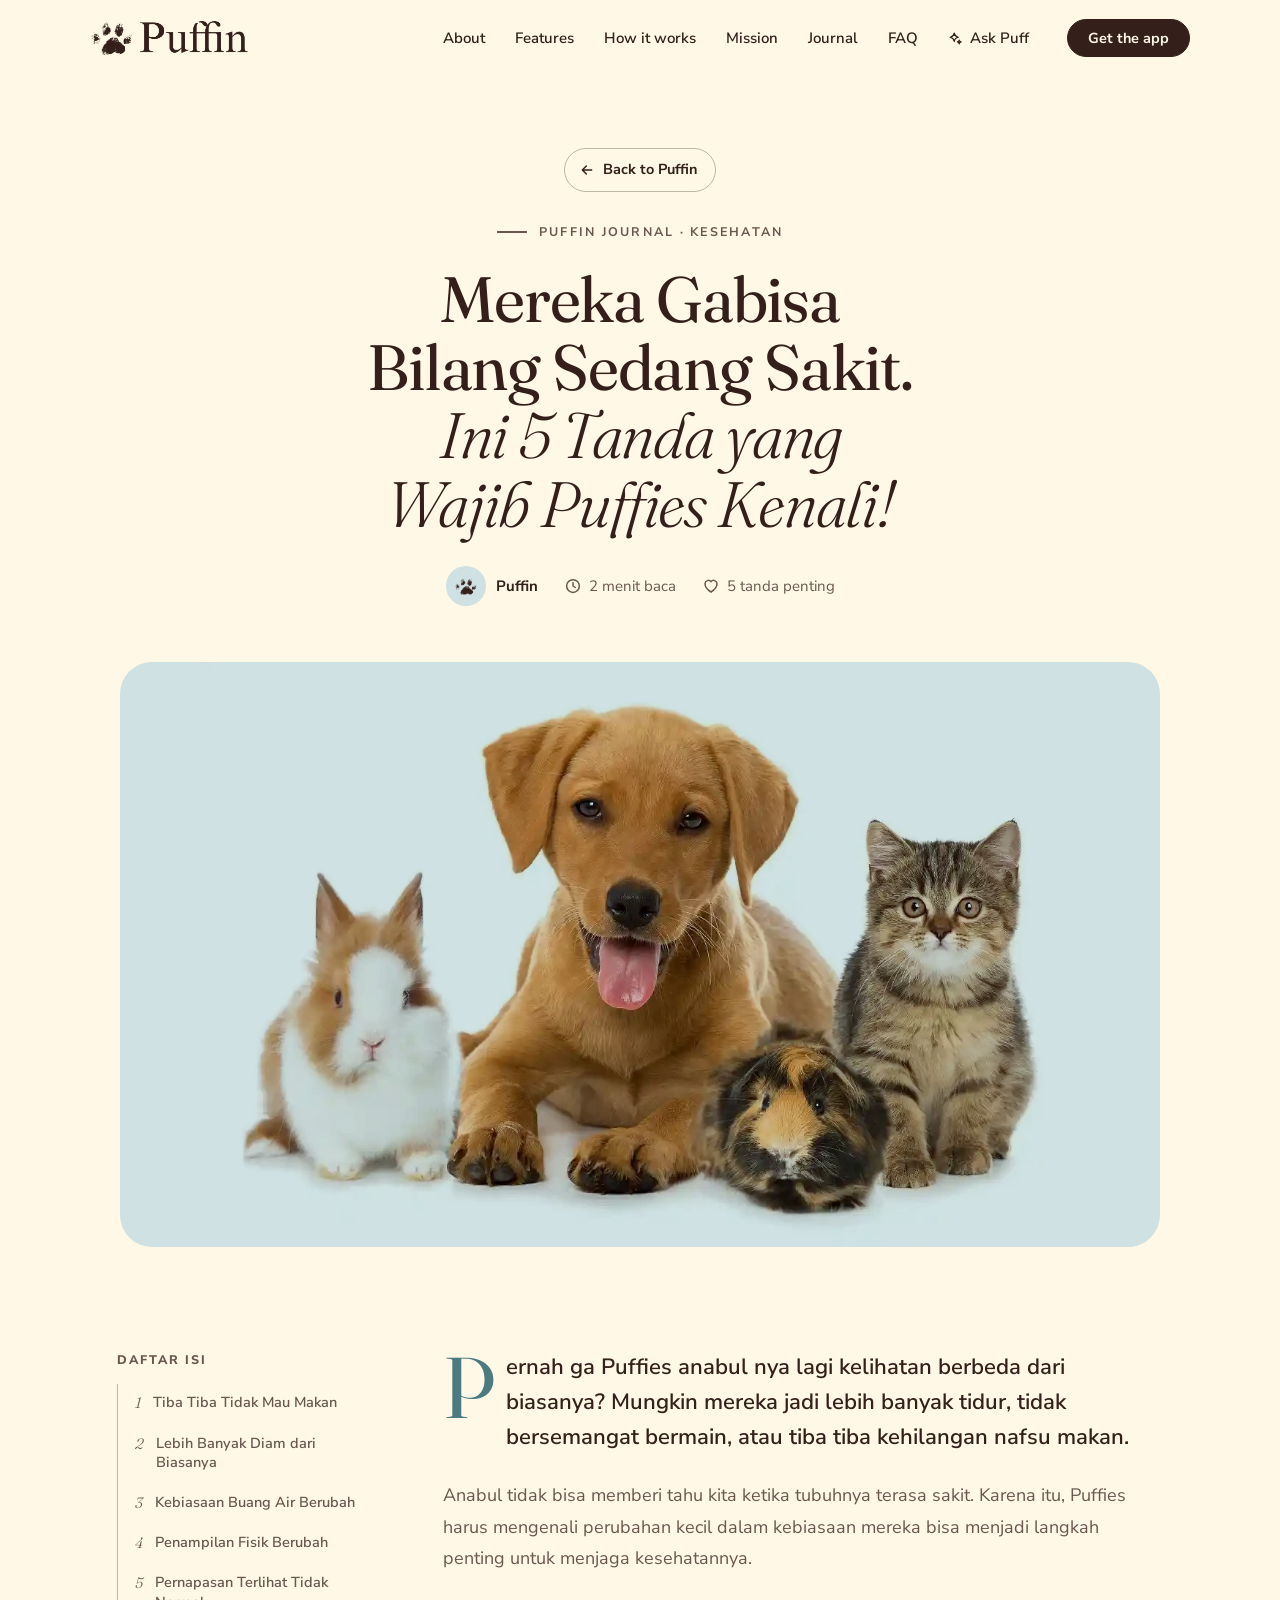
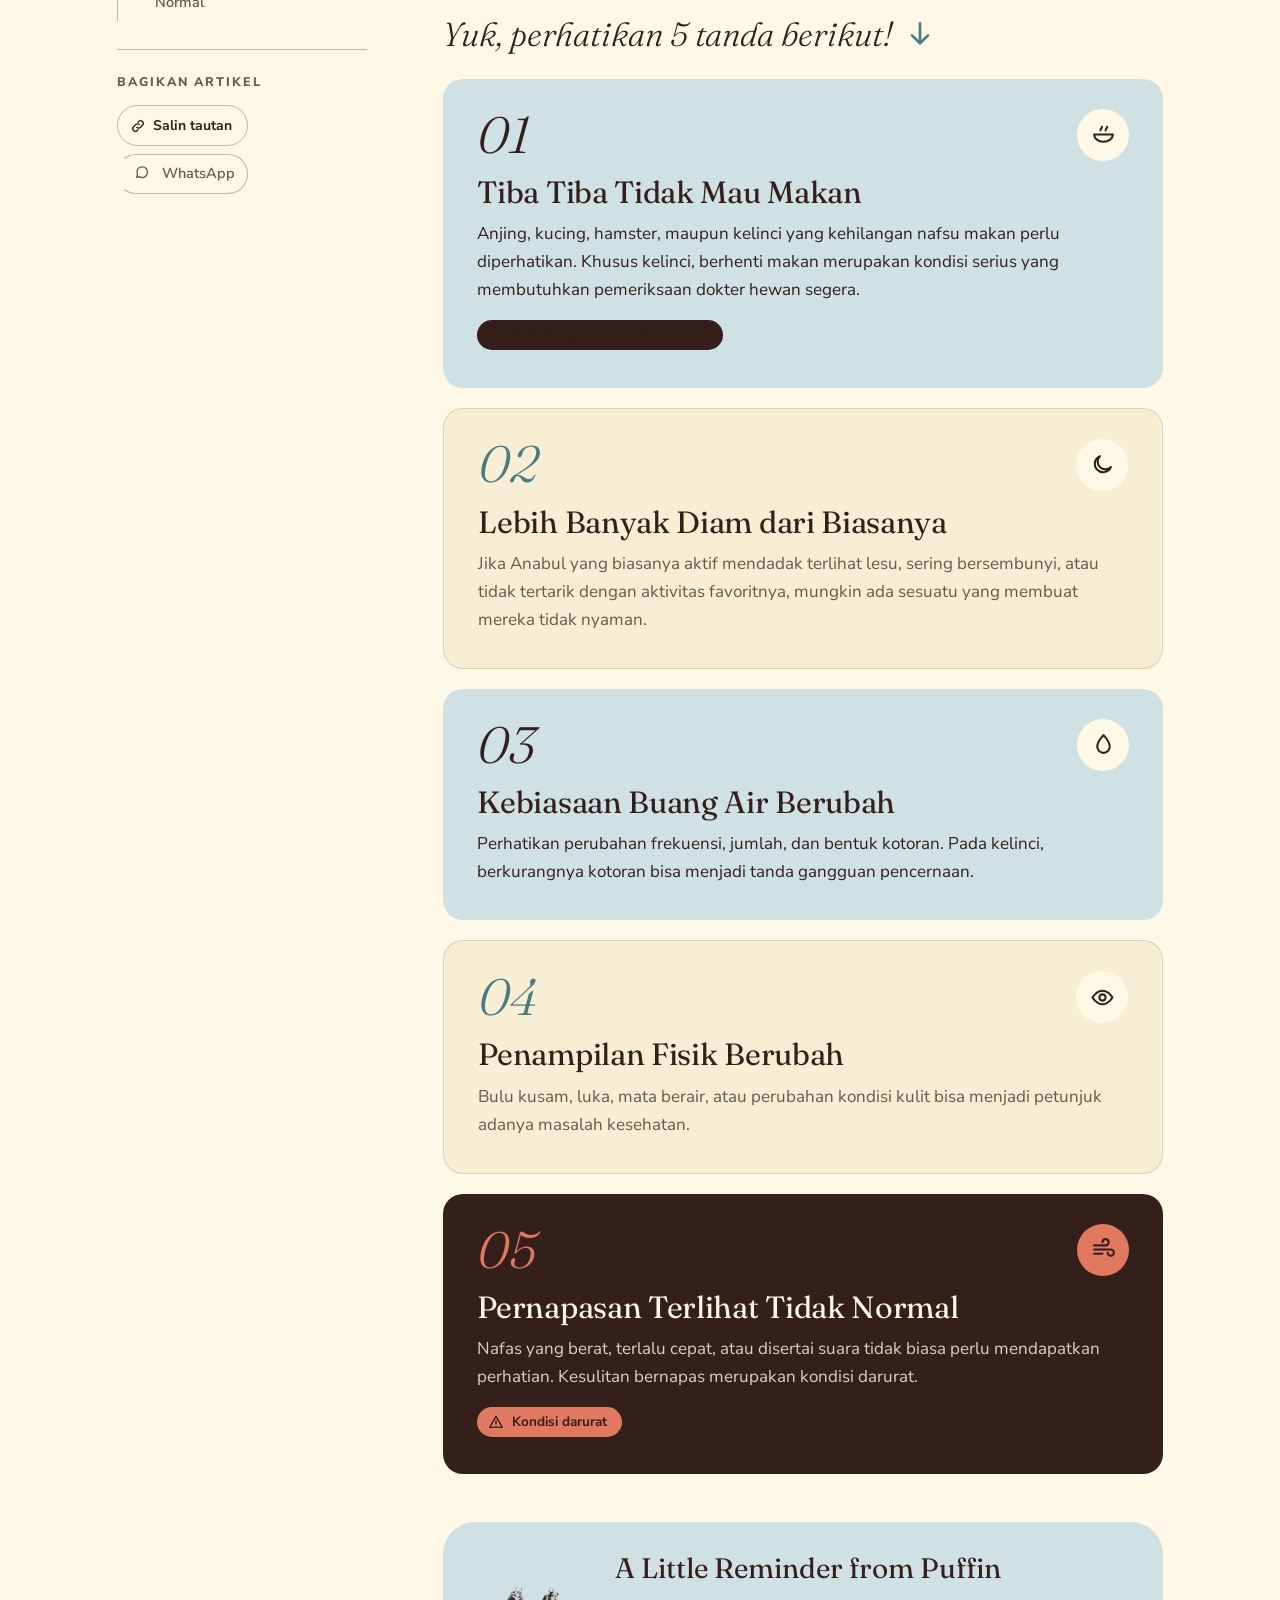
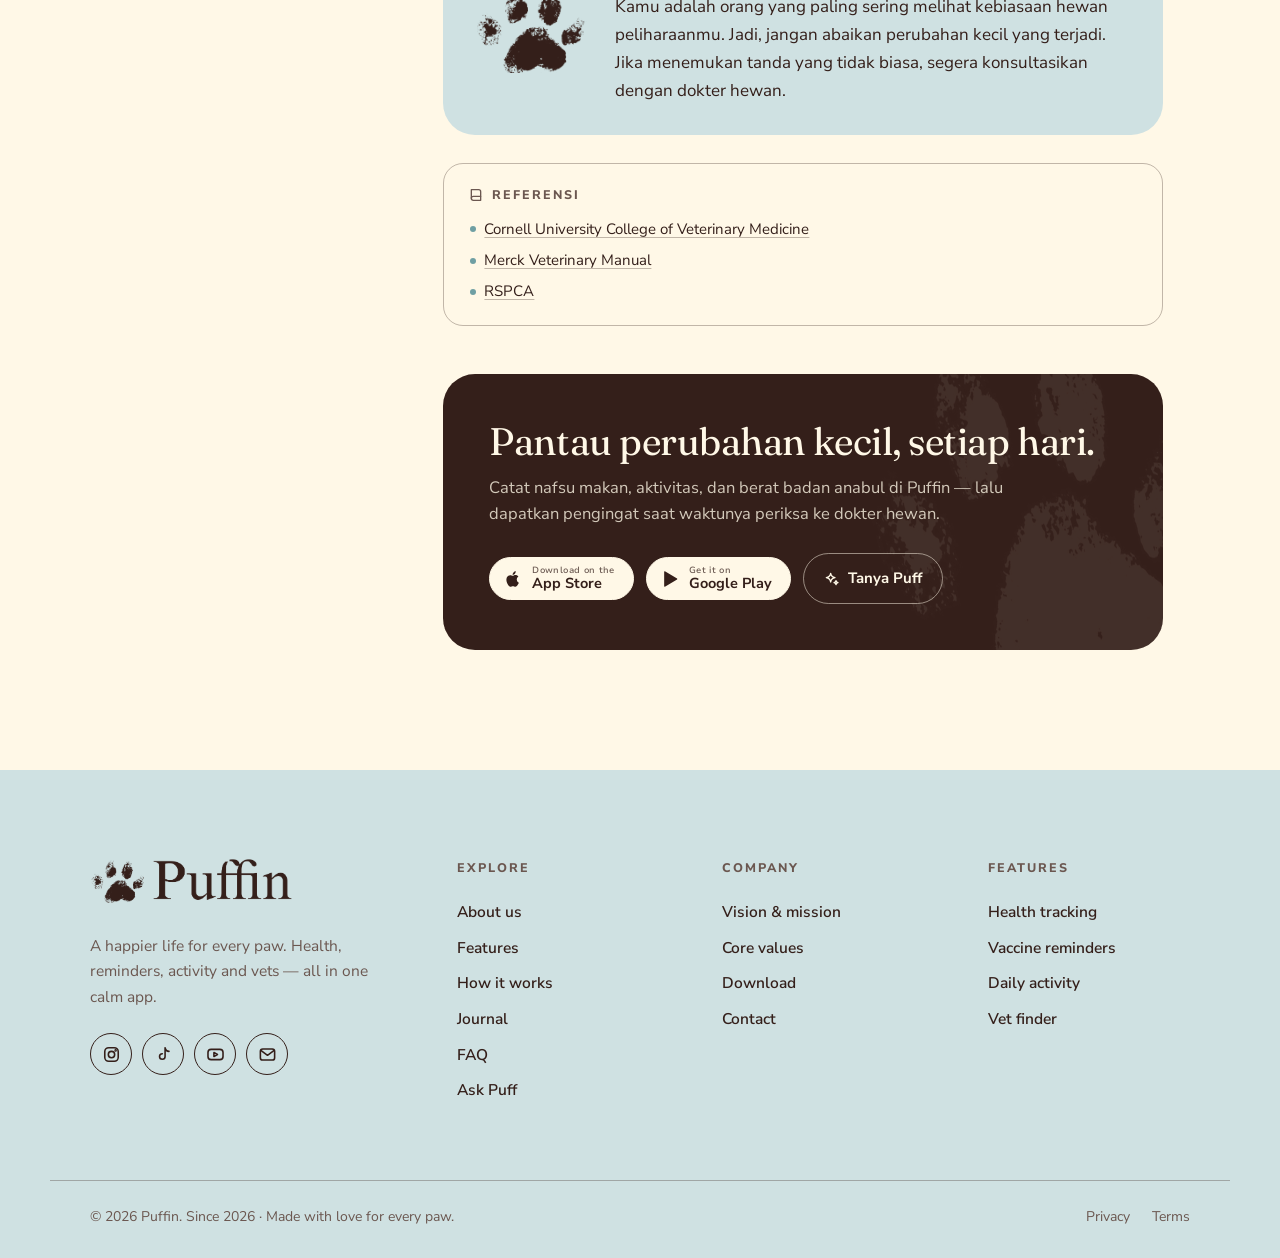
<file: article.html>
<!doctype html>
<html lang="id">
<head>
  <meta charset="utf-8">
  <meta name="viewport" content="width=device-width, initial-scale=1">
  <title>Mereka Gabisa Bilang Sedang Sakit. Ini 5 Tanda yang Wajib Puffies Kenali! — Puffin Journal</title>
  <meta name="description" content="Anabul tidak bisa memberi tahu kita ketika tubuhnya terasa sakit. Kenali 5 tanda yang wajib Puffies perhatikan.">
  <meta name="theme-color" content="#FFF8E7">
  <meta property="og:type" content="article">
  <meta property="og:title" content="Mereka Gabisa Bilang Sedang Sakit. Ini 5 Tanda yang Wajib Puffies Kenali!">
  <meta property="og:description" content="Anabul tidak bisa memberi tahu kita ketika tubuhnya terasa sakit. Kenali 5 tanda yang wajib Puffies perhatikan.">
  <meta property="og:image" content="images/pets-health-signs.webp">
  <link rel="icon" href="favicon.svg" type="image/svg+xml">
  <link rel="icon" href="images/favicon.png" type="image/png" sizes="64x64">
  <link rel="apple-touch-icon" href="images/apple-touch-icon.png">
  <link rel="preconnect" href="https://fonts.googleapis.com">
  <link rel="preconnect" href="https://fonts.gstatic.com" crossorigin>
  <link href="https://fonts.googleapis.com/css2?family=Fraunces:ital,opsz,wght@0,9..144,300;0,9..144,400;1,9..144,300;1,9..144,400&family=Nunito+Sans:wght@400;600;700;800&display=swap" rel="stylesheet">
  <link rel="stylesheet" href="css/style.css?v=10">
  <link rel="stylesheet" href="css/article.css?v=10">
  <script>document.documentElement.classList.add('js')</script>
</head>
<body>

<!-- SVG sprite: copied from index.html, keep the two in sync -->
<svg class="sprite" aria-hidden="true" focusable="false">
  <symbol id="d-paw" viewBox="0 0 64 64">
    <g fill="currentColor">
      <path d="M32 30C42 30 50 40 50 47 50 54 44 56.5 38 55 35.5 54.4 34 54 32 54 30 54 28.5 54.4 26 55 20 56.5 14 54 14 47 14 40 22 30 32 30Z"/>
      <ellipse cx="15" cy="27" rx="5.5" ry="7.5" transform="rotate(-22 15 27)"/>
      <ellipse cx="25.5" cy="15.5" rx="5.8" ry="8"/>
      <ellipse cx="38.5" cy="15.5" rx="5.8" ry="8"/>
      <ellipse cx="49" cy="27" rx="5.5" ry="7.5" transform="rotate(22 49 27)"/>
    </g>
  </symbol>

  <!-- UI icons (24px, stroked) -->
  <symbol id="i-bell" viewBox="0 0 24 24" fill="none" stroke="currentColor" stroke-width="2" stroke-linecap="round" stroke-linejoin="round"><path d="M6 16v-5a6 6 0 0 1 12 0v5l1.5 2h-15z"/><path d="M10 20.5a2 2 0 0 0 4 0"/></symbol>
  <symbol id="i-syringe" viewBox="0 0 24 24" fill="none" stroke="currentColor" stroke-width="2" stroke-linecap="round" stroke-linejoin="round"><path d="M18 2l4 4M20 4l-3.5 3.5M13.5 4.5l6 6M18 9l-9 9H6v-3l9-9M6 18l-3.5 3.5M10.5 10.5l2 2M13 8l2 2"/></symbol>
  <symbol id="i-pin" viewBox="0 0 24 24" fill="none" stroke="currentColor" stroke-width="2" stroke-linecap="round" stroke-linejoin="round"><path d="M12 21.5s7-6.2 7-11.5a7 7 0 0 0-14 0c0 5.3 7 11.5 7 11.5z"/><circle cx="12" cy="10" r="2.6"/></symbol>
  <symbol id="i-pulse" viewBox="0 0 24 24" fill="none" stroke="currentColor" stroke-width="2" stroke-linecap="round" stroke-linejoin="round"><path d="M2 12h4l2.5-6 4.5 12 3-8 1.5 2H22"/></symbol>
  <symbol id="i-bowl" viewBox="0 0 24 24" fill="none" stroke="currentColor" stroke-width="2" stroke-linecap="round" stroke-linejoin="round"><path d="M3 12h18a9 7 0 0 1-18 0z"/><path d="M9 8c0-1.5 1.5-2 1.5-3.5M14 8c0-1.5 1.5-2 1.5-3.5"/></symbol>
  <symbol id="i-walk" viewBox="0 0 24 24" fill="none" stroke="currentColor" stroke-width="2" stroke-linecap="round" stroke-linejoin="round"><circle cx="13" cy="4.5" r="1.8"/><path d="M9 21l2.5-6.5L14 17v4M11.5 14.5l1-5.5-3.5 1.5L7.5 13M12.5 9l2.5 3 3 1"/></symbol>
  <symbol id="i-check" viewBox="0 0 24 24" fill="none" stroke="currentColor" stroke-width="2.6" stroke-linecap="round" stroke-linejoin="round"><path d="M5 12.5l4.5 4.5L19 7.5"/></symbol>
  <symbol id="i-home" viewBox="0 0 24 24" fill="none" stroke="currentColor" stroke-width="2" stroke-linecap="round" stroke-linejoin="round"><path d="M3.5 11L12 3.5l8.5 7.5V20a1 1 0 0 1-1 1H15v-6H9v6H4.5a1 1 0 0 1-1-1z"/></symbol>
  <symbol id="i-cal" viewBox="0 0 24 24" fill="none" stroke="currentColor" stroke-width="2" stroke-linecap="round" stroke-linejoin="round"><rect x="3.5" y="5" width="17" height="15.5" rx="3"/><path d="M3.5 10h17M8 3v4M16 3v4"/></symbol>
  <symbol id="i-user" viewBox="0 0 24 24" fill="none" stroke="currentColor" stroke-width="2" stroke-linecap="round" stroke-linejoin="round"><circle cx="12" cy="8.5" r="4"/><path d="M4 20.5c1.5-4 4.5-6 8-6s6.5 2 8 6"/></symbol>
  <symbol id="i-arrow" viewBox="0 0 24 24" fill="none" stroke="currentColor" stroke-width="2.2" stroke-linecap="round" stroke-linejoin="round"><path d="M5 12h14M13 6l6 6-6 6"/></symbol>
  <symbol id="i-rate" viewBox="0 0 24 24"><path d="M12 3l2.7 5.6 6.1.9-4.4 4.3 1 6.1L12 17l-5.4 2.9 1-6.1-4.4-4.3 6.1-.9z" fill="currentColor"/></symbol>
  <symbol id="i-chart" viewBox="0 0 24 24" fill="none" stroke="currentColor" stroke-width="2" stroke-linecap="round" stroke-linejoin="round"><path d="M3.5 20.5h17M6.5 16l4-5 3.5 3 5-7"/></symbol>
  <symbol id="i-heart" viewBox="0 0 24 24" fill="none" stroke="currentColor" stroke-width="2" stroke-linecap="round" stroke-linejoin="round"><path d="M12 20s-8-5-8-11a4.5 4.5 0 0 1 8-2.8A4.5 4.5 0 0 1 20 9c0 6-8 11-8 11z"/></symbol>
  <symbol id="i-sparkles" viewBox="0 0 24 24" fill="none" stroke="currentColor" stroke-width="2" stroke-linecap="round" stroke-linejoin="round"><path d="M10 3.5c.7 4 2.5 5.8 6.5 6.5-4 .7-5.8 2.5-6.5 6.5-.7-4-2.5-5.8-6.5-6.5 4-.7 5.8-2.5 6.5-6.5zM18 14.5c.3 1.8 1.2 2.7 3 3-1.8.3-2.7 1.2-3 3-.3-1.8-1.2-2.7-3-3 1.8-.3 2.7-1.2 3-3z"/></symbol>
  <symbol id="i-send" viewBox="0 0 24 24" fill="none" stroke="currentColor" stroke-width="2.2" stroke-linecap="round" stroke-linejoin="round"><path d="M21 3 3 10.5l7.5 3L21 3l-7.5 18-3-7.5"/></symbol>
  <symbol id="i-bolt" viewBox="0 0 24 24" fill="none" stroke="currentColor" stroke-width="2" stroke-linecap="round" stroke-linejoin="round"><path d="M13 2.5 4.5 13.5H12l-1 8 8.5-11H12z"/></symbol>
  <symbol id="i-shield" viewBox="0 0 24 24" fill="none" stroke="currentColor" stroke-width="2" stroke-linecap="round" stroke-linejoin="round"><path d="M12 3l8 3v6c0 5-3.5 8-8 9.5C7.5 20 4 17 4 12V6z"/><path d="M8.5 12l2.5 2.5 4.5-5"/></symbol>
  <symbol id="i-moon" viewBox="0 0 24 24" fill="none" stroke="currentColor" stroke-width="2" stroke-linecap="round" stroke-linejoin="round"><path d="M20 14.5A8 8 0 1 1 9.5 4a6.5 6.5 0 0 0 10.5 10.5z"/></symbol>
  <symbol id="i-drop" viewBox="0 0 24 24" fill="none" stroke="currentColor" stroke-width="2" stroke-linecap="round" stroke-linejoin="round"><path d="M12 3s6 6.5 6 11a6 6 0 0 1-12 0c0-4.5 6-11 6-11z"/></symbol>
  <symbol id="i-eye" viewBox="0 0 24 24" fill="none" stroke="currentColor" stroke-width="2" stroke-linecap="round" stroke-linejoin="round"><path d="M2.5 12S6 5.5 12 5.5 21.5 12 21.5 12 18 18.5 12 18.5 2.5 12 2.5 12z"/><circle cx="12" cy="12" r="3"/></symbol>
  <symbol id="i-wind" viewBox="0 0 24 24" fill="none" stroke="currentColor" stroke-width="2" stroke-linecap="round" stroke-linejoin="round"><path d="M3 8h11a3 3 0 1 0-3-3M3 12h16a3 3 0 1 1-3 3M3 16h8"/></symbol>
  <symbol id="i-clock" viewBox="0 0 24 24" fill="none" stroke="currentColor" stroke-width="2" stroke-linecap="round" stroke-linejoin="round"><circle cx="12" cy="12" r="8.5"/><path d="M12 7.5V12l3 2"/></symbol>
  <symbol id="i-link" viewBox="0 0 24 24" fill="none" stroke="currentColor" stroke-width="2" stroke-linecap="round" stroke-linejoin="round"><path d="M10 14a4 4 0 0 0 5.7 0l3-3a4 4 0 0 0-5.7-5.7l-1 1M14 10a4 4 0 0 0-5.7 0l-3 3a4 4 0 0 0 5.7 5.7l1-1"/></symbol>
  <symbol id="i-share" viewBox="0 0 24 24" fill="none" stroke="currentColor" stroke-width="2" stroke-linecap="round" stroke-linejoin="round"><circle cx="18" cy="5.5" r="2.5"/><circle cx="6" cy="12" r="2.5"/><circle cx="18" cy="18.5" r="2.5"/><path d="M8.2 10.8l7.6-4M8.2 13.2l7.6 4"/></symbol>
  <symbol id="i-chat" viewBox="0 0 24 24" fill="none" stroke="currentColor" stroke-width="2" stroke-linecap="round" stroke-linejoin="round"><path d="M4 20l1.3-3.9A8 8 0 1 1 8 19z"/></symbol>
  <symbol id="i-alert" viewBox="0 0 24 24" fill="none" stroke="currentColor" stroke-width="2" stroke-linecap="round" stroke-linejoin="round"><path d="M12 3.5 21.5 20h-19z"/><path d="M12 10v4.5M12 17.5v.01"/></symbol>
  <symbol id="i-book" viewBox="0 0 24 24" fill="none" stroke="currentColor" stroke-width="2" stroke-linecap="round" stroke-linejoin="round"><path d="M5 4h11a3 3 0 0 1 3 3v13H8a3 3 0 0 1-3-3z"/><path d="M5 17a3 3 0 0 1 3-3h11"/></symbol>
  <symbol id="i-plus" viewBox="0 0 24 24" fill="none" stroke="currentColor" stroke-width="2.4" stroke-linecap="round"><path d="M12 5v14M5 12h14"/></symbol>
  <symbol id="i-insta" viewBox="0 0 24 24" fill="none" stroke="currentColor" stroke-width="2" stroke-linecap="round" stroke-linejoin="round"><rect x="3.5" y="3.5" width="17" height="17" rx="5"/><circle cx="12" cy="12" r="4"/><circle cx="17.2" cy="6.8" r=".6" fill="currentColor"/></symbol>
  <symbol id="i-tiktok" viewBox="0 0 24 24" fill="none" stroke="currentColor" stroke-width="2" stroke-linecap="round" stroke-linejoin="round"><path d="M14 3.5v11a3.5 3.5 0 1 1-3.5-3.5M14 3.5c.5 2.5 2.5 4.5 5 4.5"/></symbol>
  <symbol id="i-yt" viewBox="0 0 24 24" fill="none" stroke="currentColor" stroke-width="2" stroke-linecap="round" stroke-linejoin="round"><rect x="2.5" y="5.5" width="19" height="13" rx="4"/><path d="M10 9.5v5l4.5-2.5z"/></symbol>
  <symbol id="i-mail" viewBox="0 0 24 24" fill="none" stroke="currentColor" stroke-width="2" stroke-linecap="round" stroke-linejoin="round"><rect x="3" y="5" width="18" height="14" rx="3"/><path d="M4 7l8 6 8-6"/></symbol>
  <symbol id="i-apple" viewBox="0 0 24 24"><path fill="currentColor" d="M16.5 12.6c0-2.3 1.9-3.4 2-3.5-1.1-1.6-2.8-1.8-3.4-1.8-1.4-.1-2.8.9-3.5.9-.7 0-1.8-.8-3-.8-1.5 0-3 .9-3.8 2.3-1.6 2.8-.4 7 1.2 9.3.8 1.1 1.7 2.4 2.9 2.3 1.2 0 1.6-.7 3-.7s1.8.7 3 .7c1.3 0 2.1-1.1 2.8-2.3.9-1.3 1.3-2.6 1.3-2.6s-2.5-1-2.5-3.8zM14.3 5.8c.6-.8 1.1-1.9 1-3-.9 0-2.1.6-2.7 1.4-.6.7-1.1 1.8-1 2.9 1 .1 2.1-.5 2.7-1.3z"/></symbol>
  <symbol id="i-play" viewBox="0 0 24 24"><path fill="currentColor" d="M5 3.2v17.6c0 .5.5.8.9.5l14.6-8.8c.4-.2.4-.8 0-1L5.9 2.7c-.4-.3-.9 0-.9.5z"/></symbol>
</svg>

<a class="skip" href="#main" lang="en">Skip to content</a>

<!-- ============ NAV ============ -->
<header class="nav" lang="en">
  <div class="nav-inner">
    <a class="logo" href="index.html" aria-label="Puffin home">
      <img src="images/logo-lockup.png" alt="Puffin" width="1174" height="266">
    </a>
    <nav class="nav-menu" aria-label="Main">
      <a href="index.html#about">About</a>
      <a href="index.html#features">Features</a>
      <a href="index.html#how">How it works</a>
      <a href="index.html#mission">Mission</a>
      <a href="index.html#journal">Journal</a>
      <a href="index.html#faq">FAQ</a>
      <a class="nav-ask" href="index.html#ask"><svg><use href="#i-sparkles"/></svg>Ask Puff</a>
      <a class="btn btn-dark nav-menu-cta" href="index.html#download">Get the app</a>
    </nav>
    <a class="btn btn-dark btn-sm nav-cta" href="index.html#download">Get the app</a>
    <button class="nav-toggle" aria-label="Open menu" aria-expanded="false">
      <span></span><span></span><span></span>
    </button>
  </div>
</header>

<main id="main">

  <!-- ============ ARTICLE HEADER ============ -->
  <header class="article-hero">
    <div class="container article-head">
      <a class="back-link" href="index.html#journal" lang="en"><svg><use href="#i-arrow"/></svg>Back to Puffin</a>
      <p class="label">Puffin Journal · Kesehatan</p>
      <h1 class="article-title">
        <span class="t-line">Mereka Gabisa Bilang Sedang Sakit.</span>
        <span class="t-line"><em>Ini 5 Tanda yang Wajib Puffies Kenali!</em></span>
      </h1>
      <div class="article-meta">
        <span class="meta-author"><span class="meta-av"><img src="images/logo-mark.png" alt="" width="499" height="400"></span><b>Puffin</b></span>
        <span class="meta-item"><svg><use href="#i-clock"/></svg>2 menit baca</span>
        <span class="meta-item"><svg><use href="#i-heart"/></svg>5 tanda penting</span>
      </div>
    </div>
  </header>

  <figure class="article-figure">
    <div class="figure-frame">
      <img src="images/pets-health-signs.webp" width="1200" height="800" alt="Anak anjing, kelinci, marmut, dan anak kucing duduk berdampingan">
    </div>
  </figure>

  <!-- ============ ARTICLE BODY ============ -->
  <div class="container article-layout">
    <aside class="toc" aria-label="Daftar isi">
      <p class="toc-title">Daftar Isi</p>
      <ol>
        <li><a href="#tanda-1"><span class="toc-num">1</span>Tiba Tiba Tidak Mau Makan</a></li>
        <li><a href="#tanda-2"><span class="toc-num">2</span>Lebih Banyak Diam dari Biasanya</a></li>
        <li><a href="#tanda-3"><span class="toc-num">3</span>Kebiasaan Buang Air Berubah</a></li>
        <li><a href="#tanda-4"><span class="toc-num">4</span>Penampilan Fisik Berubah</a></li>
        <li><a href="#tanda-5"><span class="toc-num">5</span>Pernapasan Terlihat Tidak Normal</a></li>
      </ol>
      <div class="share">
        <p>Bagikan artikel</p>
        <div class="share-btns">
          <button class="share-btn" type="button" data-copy-link><svg><use href="#i-link"/></svg><span>Salin tautan</span></button>
          <a class="share-btn" href="#" data-whatsapp target="_blank" rel="noopener"><svg><use href="#i-chat"/></svg><span>WhatsApp</span></a>
          <button class="share-btn" type="button" data-share hidden><svg><use href="#i-share"/></svg><span>Bagikan</span></button>
        </div>
      </div>
    </aside>

    <article class="article-body">
      <p class="article-lead" data-reveal>Pernah ga Puffies anabul nya lagi kelihatan berbeda dari biasanya? Mungkin mereka jadi lebih banyak tidur, tidak bersemangat bermain, atau tiba tiba kehilangan nafsu makan.</p>
      <p data-reveal>Anabul tidak bisa memberi tahu kita ketika tubuhnya terasa sakit. Karena itu, Puffies harus mengenali perubahan kecil dalam kebiasaan mereka bisa menjadi langkah penting untuk menjaga kesehatannya.</p>
      <p class="article-callout" data-reveal>
        Yuk, perhatikan 5 tanda berikut!
        <svg class="callout-arrow" viewBox="0 0 24 24" aria-hidden="true"><path d="M12 4v15M6 13l6 6 6-6" fill="none" stroke="currentColor" stroke-width="2" stroke-linecap="round" stroke-linejoin="round"/></svg>
      </p>

      <section class="sign bg-sky" id="tanda-1" data-reveal>
        <div class="sign-top">
          <span class="sign-num">01</span>
          <span class="sign-ico"><svg><use href="#i-bowl"/></svg></span>
        </div>
        <h2>Tiba Tiba Tidak Mau Makan</h2>
        <p>Anjing, kucing, hamster, maupun kelinci yang kehilangan nafsu makan perlu diperhatikan. Khusus kelinci, berhenti makan merupakan kondisi serius yang membutuhkan pemeriksaan dokter hewan segera.</p>
        <p class="sign-flag"><svg><use href="#i-alert"/></svg>Kelinci: segera ke dokter hewan</p>
      </section>

      <section class="sign bg-cream-2" id="tanda-2" data-reveal>
        <div class="sign-top">
          <span class="sign-num">02</span>
          <span class="sign-ico"><svg><use href="#i-moon"/></svg></span>
        </div>
        <h2>Lebih Banyak Diam dari Biasanya</h2>
        <p>Jika Anabul yang biasanya aktif mendadak terlihat lesu, sering bersembunyi, atau tidak tertarik dengan aktivitas favoritnya, mungkin ada sesuatu yang membuat mereka tidak nyaman.</p>
      </section>

      <section class="sign bg-sky" id="tanda-3" data-reveal>
        <div class="sign-top">
          <span class="sign-num">03</span>
          <span class="sign-ico"><svg><use href="#i-drop"/></svg></span>
        </div>
        <h2>Kebiasaan Buang Air Berubah</h2>
        <p>Perhatikan perubahan frekuensi, jumlah, dan bentuk kotoran. Pada kelinci, berkurangnya kotoran bisa menjadi tanda gangguan pencernaan.</p>
      </section>

      <section class="sign bg-cream-2" id="tanda-4" data-reveal>
        <div class="sign-top">
          <span class="sign-num">04</span>
          <span class="sign-ico"><svg><use href="#i-eye"/></svg></span>
        </div>
        <h2>Penampilan Fisik Berubah</h2>
        <p>Bulu kusam, luka, mata berair, atau perubahan kondisi kulit bisa menjadi petunjuk adanya masalah kesehatan.</p>
      </section>

      <section class="sign sign--urgent" id="tanda-5" data-reveal>
        <div class="sign-top">
          <span class="sign-num">05</span>
          <span class="sign-ico"><svg><use href="#i-wind"/></svg></span>
        </div>
        <h2>Pernapasan Terlihat Tidak Normal</h2>
        <p>Nafas yang berat, terlalu cepat, atau disertai suara tidak biasa perlu mendapatkan perhatian. Kesulitan bernapas merupakan kondisi darurat.</p>
        <p class="sign-flag"><svg><use href="#i-alert"/></svg>Kondisi darurat</p>
      </section>

      <aside class="reminder bg-sky" data-reveal>
        <img class="reminder-mark" src="images/logo-mark.png" alt="" aria-hidden="true" width="499" height="400" loading="lazy">
        <div>
          <h2 lang="en">A Little Reminder from Puffin</h2>
          <p>Kamu adalah orang yang paling sering melihat kebiasaan hewan peliharaanmu. Jadi, jangan abaikan perubahan kecil yang terjadi. Jika menemukan tanda yang tidak biasa, segera konsultasikan dengan dokter hewan.</p>
        </div>
      </aside>

      <div class="refs" data-reveal>
        <h3><svg><use href="#i-book"/></svg>Referensi</h3>
        <ul>
          <li><a href="https://www.vet.cornell.edu/" target="_blank" rel="noopener">Cornell University College of Veterinary Medicine</a></li>
          <li><a href="https://www.merckvetmanual.com/" target="_blank" rel="noopener">Merck Veterinary Manual</a></li>
          <li><a href="https://www.rspca.org.uk/" target="_blank" rel="noopener">RSPCA</a></li>
        </ul>
      </div>

      <section class="article-cta" data-reveal>
        <img class="cta-watermark" src="images/logo-mark-cream.png" alt="" aria-hidden="true" width="499" height="400" loading="lazy">
        <h2>Pantau perubahan kecil, setiap hari.</h2>
        <p>Catat nafsu makan, aktivitas, dan berat badan anabul di Puffin — lalu dapatkan pengingat saat waktunya periksa ke dokter hewan.</p>
        <div class="article-cta-actions">
          <a class="btn-store btn-store--sm btn-store--light" href="index.html#download"><svg><use href="#i-apple"/></svg><span><small>Download on the</small>App Store</span></a>
          <a class="btn-store btn-store--sm btn-store--light" href="index.html#download"><svg><use href="#i-play"/></svg><span><small>Get it on</small>Google Play</span></a>
          <a class="cta-ask" href="index.html#ask"><svg><use href="#i-sparkles"/></svg>Tanya Puff</a>
        </div>
      </section>
    </article>
  </div>
</main>

<!-- ============ FOOTER ============ -->
<footer class="footer" lang="en">
  <div class="container footer-grid">
    <div class="footer-brand">
      <a class="logo" href="index.html" aria-label="Puffin home">
        <img src="images/logo-lockup.png" alt="Puffin" width="1174" height="266" loading="lazy">
      </a>
      <p>A happier life for every paw. Health, reminders, activity and vets — all in one calm app.</p>
      <div class="socials">
        <a href="#" aria-label="Instagram"><svg><use href="#i-insta"/></svg></a>
        <a href="#" aria-label="TikTok"><svg><use href="#i-tiktok"/></svg></a>
        <a href="#" aria-label="YouTube"><svg><use href="#i-yt"/></svg></a>
        <a href="mailto:hello@puffin.app" aria-label="Email"><svg><use href="#i-mail"/></svg></a>
      </div>
    </div>
    <div class="footer-col">
      <h4>Explore</h4>
      <a href="index.html#about">About us</a>
      <a href="index.html#features">Features</a>
      <a href="index.html#how">How it works</a>
      <a href="index.html#journal">Journal</a>
      <a href="index.html#faq">FAQ</a>
      <a href="index.html#ask">Ask Puff</a>
    </div>
    <div class="footer-col">
      <h4>Company</h4>
      <a href="index.html#mission">Vision &amp; mission</a>
      <a href="index.html#values">Core values</a>
      <a href="index.html#download">Download</a>
      <a href="mailto:hello@puffin.app">Contact</a>
    </div>
    <div class="footer-col">
      <h4>Features</h4>
      <a href="index.html#features">Health tracking</a>
      <a href="index.html#features">Vaccine reminders</a>
      <a href="index.html#features">Daily activity</a>
      <a href="index.html#features">Vet finder</a>
    </div>
  </div>
  <div class="container footer-bottom">
    <span>© <span data-year>2026</span> Puffin. Since 2026 · Made with love for every paw.</span>
    <span class="footer-links"><a href="#">Privacy</a><a href="#">Terms</a></span>
  </div>
</footer>

<script src="js/main.js?v=10" defer></script>
<script src="js/article.js?v=10" defer></script>
</body>
</html>
</file>
<file: css/style.css>
/* =========================================================
   Puffin — A Happier Life for Every Paw
   Palette: Toasted Cream · Winter Sky · Espresso
   Calm, editorial, airy — soft serif headlines, generous
   white space, rounded panels, dark pill buttons.
   ========================================================= */

:root {
  /* Brand palette */
  --cream: #FFF8E7;        /* Toasted Cream */
  --sky: #CFE1E2;          /* Winter Sky   */
  --espresso: #341F1A;     /* Espresso     */

  /* Tints derived from the three brand colours */
  --cream-2: #F8EED3;
  --cream-3: #EFE1BC;
  --sky-2: #B9D3D5;
  --teal: #6F9FA3;
  --teal-deep: #4B7B80;
  --espresso-2: #6B5750;   /* muted text */
  --espresso-3: #4A2F28;   /* hover on dark */
  --alert: #E0795F;        /* urgent accents only */
  --line: rgba(52, 31, 26, .14);
  --line-strong: rgba(52, 31, 26, .3);

  --font-display: "Fraunces", "Iowan Old Style", "Palatino Linotype", Georgia, serif;
  --font-body: "Nunito Sans", system-ui, -apple-system, "Segoe UI", sans-serif;

  --radius: 32px;
  --radius-sm: 20px;
  --shadow-soft: 0 30px 60px -34px rgba(52, 31, 26, .45);
  --shadow-card: 0 16px 32px -22px rgba(52, 31, 26, .4);
  --ease: cubic-bezier(.22, 1, .36, 1);
  --container: 1180px;
  --gutter: clamp(20px, 4vw, 40px);
  --nav-h: 76px;
}

/* ---------- Base ---------- */
*, *::before, *::after { box-sizing: border-box; }

html {
  scroll-behavior: smooth;
  scroll-padding-top: calc(var(--nav-h) + 16px);
  -webkit-text-size-adjust: 100%;
}

body {
  margin: 0;
  font-family: var(--font-body);
  font-size: 17px;
  line-height: 1.65;
  color: var(--espresso);
  background: var(--cream);
  overflow-x: clip;
  -webkit-font-smoothing: antialiased;
}

img, svg { display: block; max-width: 100%; }
a { color: inherit; text-decoration: none; }
button { font: inherit; color: inherit; background: none; border: 0; padding: 0; cursor: pointer; }
h1, h2, h3, h4, p, ul, ol, blockquote, figure { margin: 0; }
ul, ol { padding: 0; list-style: none; }
:focus-visible { outline: 2.5px solid var(--espresso); outline-offset: 3px; border-radius: 8px; }
::selection { background: var(--sky); color: var(--espresso); }

.sprite { position: absolute; width: 0; height: 0; overflow: hidden; }
.container { width: 100%; max-width: var(--container); margin-inline: auto; padding-inline: var(--gutter); }
.sr-only { position: absolute; width: 1px; height: 1px; margin: -1px; padding: 0; overflow: hidden; clip: rect(0 0 0 0); white-space: nowrap; border: 0; }

.skip {
  position: absolute; left: 16px; top: -60px; z-index: 400;
  background: var(--espresso); color: var(--cream);
  padding: 10px 18px; border-radius: 999px; font-weight: 700;
  transition: top .2s;
}
.skip:focus { top: 16px; }

/* ---------- Tone utilities ---------- */
.bg-sky { background: var(--sky); }
.bg-sky-2 { background: var(--sky-2); }
.bg-cream-2 { background: var(--cream-2); }
.bg-tan { background: var(--cream-3); }
.bg-espresso { background: var(--espresso); color: var(--cream); }

/* ---------- Type ---------- */
.label {
  display: inline-flex; align-items: center; gap: 12px;
  font-size: 12.5px; font-weight: 700; letter-spacing: .18em; text-transform: uppercase;
  color: var(--espresso-2);
}
.label::before { content: ""; width: 30px; height: 1.5px; background: currentColor; }
.label--light { color: rgba(255, 248, 231, .72); }

.h2 {
  font-family: var(--font-display);
  font-weight: 400;
  font-size: clamp(2.15rem, 4.3vw, 3.5rem);
  line-height: 1.08;
  letter-spacing: -.015em;
  margin: 18px 0 18px;
  text-wrap: balance;
}
.h2 em, .hero-title em, .cta-title em, .vision-quote em { font-style: italic; font-weight: 300; }

.lead { font-size: clamp(1.05rem, 1.3vw, 1.18rem); color: var(--espresso-2); max-width: 36em; }

.section { position: relative; padding-block: clamp(76px, 10vw, 128px); }
.section-head { max-width: 760px; margin-bottom: clamp(44px, 6vw, 72px); }
.section-head.center { margin-inline: auto; text-align: center; }
.section-head.center .lead { margin-inline: auto; }

/* ---------- Buttons ---------- */
.btn {
  display: inline-flex; align-items: center; justify-content: center; gap: 10px;
  padding: 14px 28px;
  border-radius: 999px;
  border: 1.5px solid var(--espresso);
  font-weight: 700; font-size: 15.5px; line-height: 1;
  transition: background .25s, color .25s, transform .25s var(--ease), border-color .25s;
}
.btn svg { width: 18px; height: 18px; transition: transform .25s var(--ease); }
.btn:hover svg { transform: translateX(3px); }
.btn:active { transform: translateY(1px); }
.btn-sm { padding: 11px 20px; font-size: 14.5px; }
.btn-dark { background: var(--espresso); color: var(--cream); }
.btn-dark:hover { background: var(--espresso-3); transform: translateY(-1px); }
.btn-outline { background: transparent; }
.btn-outline:hover { background: var(--espresso); color: var(--cream); }
.btn-light { background: var(--cream); color: var(--espresso); border-color: var(--cream); }
.btn-light:hover { background: var(--sky); border-color: var(--sky); }

.btn-store {
  display: inline-flex; align-items: center; gap: 12px;
  padding: 11px 24px 11px 18px;
  background: var(--espresso); color: var(--cream);
  border: 1.5px solid var(--espresso);
  border-radius: 999px;
  font-weight: 700; font-size: 17px; line-height: 1.1;
  transition: background .25s, transform .25s var(--ease);
}
.btn-store svg { width: 26px; height: 26px; flex: none; }
.btn-store small { display: block; font-size: 10.5px; font-weight: 600; opacity: .72; letter-spacing: .04em; }
.btn-store:hover { background: var(--espresso-3); transform: translateY(-2px); }
.btn-store:active { transform: translateY(1px); }
.btn-store--light { background: var(--cream); color: var(--espresso); border-color: var(--cream); }
.btn-store--light:hover { background: var(--sky); border-color: var(--sky); }
.btn-store--sm { gap: 9px; padding: 8px 18px 8px 13px; font-size: 14.5px; }
.btn-store--sm svg { width: 20px; height: 20px; }
.btn-store--sm small { font-size: 9px; }

/* =========================================================
   NAV
   ========================================================= */
.nav {
  position: fixed; top: 0; left: 0; right: 0; z-index: 200;
  background: rgba(255, 248, 231, .82);
  backdrop-filter: blur(14px) saturate(1.2);
  -webkit-backdrop-filter: blur(14px) saturate(1.2);
  border-bottom: 1px solid transparent;
  transition: border-color .3s, background .3s;
}
.nav.is-scrolled { border-bottom-color: var(--line); background: rgba(255, 248, 231, .94); }
.nav-inner {
  max-width: var(--container); margin-inline: auto;
  height: var(--nav-h);
  display: flex; align-items: center; gap: 24px;
  padding-inline: var(--gutter);
}
.logo { display: inline-flex; align-items: center; flex: none; }
.logo img { height: 36px; width: auto; transition: opacity .25s; }
.logo:hover img { opacity: .75; }

.nav-menu { display: flex; align-items: center; gap: 2px; margin-left: auto; }
.nav-menu a:not(.btn) {
  position: relative;
  padding: 8px 14px;
  font-weight: 600; font-size: 15px;
  color: var(--espresso);
}
.nav-menu a:not(.btn)::after {
  content: ""; position: absolute; left: 14px; right: 14px; bottom: 3px; height: 1.5px;
  background: var(--espresso); transform: scaleX(0); transform-origin: left; transition: transform .35s var(--ease);
}
.nav-menu a:not(.btn):hover::after { transform: scaleX(1); }
.nav-menu .nav-ask { display: inline-flex; align-items: center; gap: 7px; }
.nav-ask svg { width: 15px; height: 15px; }
.nav-menu-cta { display: none; }

.nav-toggle { display: none; width: 44px; height: 44px; border-radius: 50%; border: 1.5px solid var(--espresso); position: relative; flex: none; }
.nav-toggle span {
  position: absolute; left: 12px; right: 12px; height: 2px; border-radius: 2px; background: var(--espresso);
  transition: transform .35s var(--ease), opacity .2s;
}
.nav-toggle span:nth-child(1) { top: 15px; }
.nav-toggle span:nth-child(2) { top: 21px; }
.nav-toggle span:nth-child(3) { top: 27px; }
.nav.is-open .nav-toggle span:nth-child(1) { transform: translateY(6px) rotate(45deg); }
.nav.is-open .nav-toggle span:nth-child(2) { opacity: 0; }
.nav.is-open .nav-toggle span:nth-child(3) { transform: translateY(-6px) rotate(-45deg); }

/* =========================================================
   HERO
   ========================================================= */
.hero { position: relative; padding: clamp(56px, 7vw, 96px) 0; }

/* =========================================================
   BANNER (full-bleed carousel)
   ========================================================= */
.banner { position: relative; margin-top: var(--nav-h); height: clamp(380px, 68vh, 680px); background: var(--espresso); overflow: hidden; }
.banner-track { position: absolute; inset: 0; }
.banner-slide { position: absolute; inset: 0; opacity: 0; visibility: hidden; transition: opacity .9s var(--ease), visibility .9s; }
.banner-slide.is-active { opacity: 1; visibility: visible; }
.banner-slide img { width: 100%; height: 100%; object-fit: cover; transform: scale(1.04); transition: transform 7s linear; }
.banner-slide.is-active img { transform: scale(1); }
.banner-slide:not(.banner-slide--plain)::after { content: ""; position: absolute; inset: 0; background: linear-gradient(to top, rgba(52, 31, 26, .62), rgba(52, 31, 26, 0) 55%); pointer-events: none; }
.banner-slide figcaption { position: absolute; z-index: 1; left: 0; right: 0; bottom: clamp(64px, 11vh, 110px); text-align: center; padding-inline: 72px; color: var(--cream); font-family: var(--font-display); font-weight: 300; font-size: clamp(2rem, 5vw, 4rem); line-height: 1.1; letter-spacing: -.015em; text-shadow: 0 2px 24px rgba(52, 31, 26, .45); }
.banner-slide.is-active figcaption span { display: inline-block; animation: fade-up 1s var(--ease) both .25s; }
.banner-arrow { position: absolute; z-index: 2; top: 50%; translate: 0 -50%; width: 48px; height: 48px; display: grid; place-items: center; border-radius: 50%; background: rgba(255, 248, 231, .88); color: var(--espresso); transition: background .25s, transform .25s var(--ease); }
.banner-arrow:hover { background: var(--cream); transform: scale(1.08); }
.banner-arrow svg { width: 20px; height: 20px; }
.banner-prev { left: clamp(12px, 3vw, 32px); }
.banner-prev svg { rotate: 180deg; }
.banner-next { right: clamp(12px, 3vw, 32px); }
.banner-dots { position: absolute; z-index: 2; left: 0; right: 0; bottom: 22px; display: flex; justify-content: center; gap: 10px; }
.banner-dots button { width: 10px; height: 10px; border-radius: 50%; background: rgba(255, 248, 231, .5); transition: background .25s, width .35s var(--ease); }
.banner-dots button[aria-selected="true"] { width: 30px; border-radius: 999px; background: var(--cream); }
@media (max-width: 620px) {
  .banner { height: clamp(300px, 52vh, 420px); }
  .banner-arrow { width: 40px; height: 40px; }
  .banner-slide figcaption { padding-inline: 56px; }
}
.hero-grid {
  display: grid; grid-template-columns: 1.02fr 1fr;
  gap: clamp(36px, 5vw, 80px);
  align-items: center;
}
.eyebrow { animation: fade-up .8s var(--ease) both .05s; }
.hero-title {
  font-family: var(--font-display);
  font-weight: 400;
  font-size: clamp(2.9rem, 5.6vw, 5.2rem);
  line-height: 1.02;
  letter-spacing: -.02em;
  margin: 22px 0 24px;
  text-wrap: balance;
  animation: fade-up .9s var(--ease) both .15s;
}
.hero-lead { font-size: clamp(1.05rem, 1.35vw, 1.2rem); color: var(--espresso-2); max-width: 31em; animation: fade-up .9s var(--ease) both .28s; }
.hero-actions { display: flex; flex-wrap: wrap; gap: 12px; margin-top: 34px; animation: fade-up .9s var(--ease) both .4s; }
.hero-note { margin-top: 22px; font-size: 14.5px; color: var(--espresso-2); display: flex; align-items: center; gap: 10px; animation: fade-up .9s var(--ease) both .5s; }
.hero-note svg { width: 18px; height: 18px; color: var(--espresso); }

.hero-art { position: relative; width: 100%; max-width: 560px; margin-inline: auto; container-type: inline-size; animation: fade-up 1s var(--ease) both .2s; }
.hero-panel {
  position: relative;
  aspect-ratio: 1 / 1.08;
  display: grid; place-items: end center;
  background: var(--sky);
  border-radius: var(--radius);
  overflow: hidden;
}
.hero-watermark { position: absolute; top: 6%; right: -8%; width: 62%; opacity: .1; rotate: 14deg; pointer-events: none; }

/* Phone */
.phone {
  position: relative; z-index: 1;
  width: 52cqw; aspect-ratio: 9 / 18.6;
  margin-bottom: -6%;
  padding: .5em;
  font-size: 2.3cqw;
  background: var(--espresso);
  border-radius: 3.2em;
  box-shadow: 0 40px 60px -30px rgba(52, 31, 26, .65);
}
.screen {
  position: relative; height: 100%; overflow: hidden;
  display: flex; flex-direction: column; gap: .8em;
  padding: 3.1em 1.05em 0;
  background: var(--cream);
  border-radius: 2.8em;
}
.island { position: absolute; top: .7em; left: 50%; translate: -50% 0; width: 6em; height: 1.65em; background: var(--espresso); border-radius: 1em; }
.status { position: absolute; top: .95em; left: 1.9em; right: 1.7em; display: flex; justify-content: space-between; align-items: center; font-size: .85em; }
.status-ico { display: flex; gap: .2em; align-items: flex-end; }
.status-ico i { width: .3em; background: var(--espresso); border-radius: .1em; }
.status-ico i:nth-child(1) { height: .5em; } .status-ico i:nth-child(2) { height: .7em; } .status-ico i:nth-child(3) { height: .9em; }

.app-head { display: flex; justify-content: space-between; align-items: center; }
.app-head small { display: block; font-size: .85em; color: var(--espresso-2); }
.app-head strong { font-family: var(--font-display); font-weight: 400; font-size: 1.6em; line-height: 1.1; }
.app-bell { position: relative; width: 2.6em; height: 2.6em; border-radius: 50%; background: var(--sky); display: grid; place-items: center; }
.app-bell svg { width: 1.25em; height: 1.25em; transform-origin: 50% 10%; animation: bell-ring 3s ease-in-out infinite 2s; }
.app-bell i { position: absolute; top: .5em; right: .6em; width: .5em; height: .5em; border-radius: 50%; background: var(--espresso); box-shadow: 0 0 0 .15em var(--sky); }

.app-pet { display: flex; align-items: center; gap: .7em; padding: .75em; background: var(--sky); border-radius: 1.3em; }
.app-pet b { display: block; font-size: 1.1em; line-height: 1.2; }
.app-pet small { display: block; font-size: .78em; color: var(--espresso-2); line-height: 1.2; }
.app-badge { margin-left: auto; display: inline-flex; align-items: center; gap: .3em; padding: .35em .65em; background: var(--cream); border-radius: 999px; font-size: .72em; font-weight: 700; }
.app-badge svg { width: 1.1em; height: 1.1em; }

.av { width: 1.7em; height: 1.7em; border-radius: 50%; display: grid; place-items: center; flex: none; font-family: var(--font-display); font-size: .9em; background: var(--cream-2); }
.av--lg { width: 2.8em; height: 2.8em; font-size: 1.25em; background: var(--cream); }

.app-chips { display: flex; gap: .4em; }
.chip { display: inline-flex; align-items: center; gap: .35em; padding: .3em .7em .3em .3em; border-radius: 999px; border: .1em solid var(--line); font-size: .8em; font-weight: 700; background: #fff9ec; }
.chip .av { width: 1.7em; height: 1.7em; font-size: 1em; }
.chip.is-on { background: var(--espresso); color: var(--cream); padding-left: .8em; border-color: var(--espresso); }

.app-card { background: #fffcf3; border: .08em solid var(--line); border-radius: 1.3em; padding: .85em; }
.app-card-head { display: flex; justify-content: space-between; align-items: baseline; margin-bottom: .55em; }
.app-card-head b { font-size: .98em; }
.app-card-head span { font-size: .75em; color: var(--espresso-2); }
.tasks { display: grid; gap: .5em; }
.task { display: flex; align-items: center; gap: .6em; }
.t-ico { width: 2.2em; height: 2.2em; border-radius: .75em; display: grid; place-items: center; flex: none; }
.t-ico svg { width: 1.15em; height: 1.15em; }
.t-txt { flex: 1; min-width: 0; line-height: 1.2; }
.t-txt b { display: block; font-size: .88em; transition: color .3s; }
.t-txt small { font-size: .72em; color: var(--espresso-2); }
.t-check { width: 1.6em; height: 1.6em; border-radius: 50%; border: .13em solid var(--line-strong); display: grid; place-items: center; transition: background .3s, border-color .3s; }
.t-check svg { width: 1em; height: 1em; color: var(--cream); scale: 0; transition: scale .4s var(--ease); }
.task.is-done .t-check { background: var(--espresso); border-color: var(--espresso); }
.task.is-done .t-check svg { scale: 1; }
.task.is-done .t-txt b { color: var(--espresso-2); text-decoration: line-through; text-decoration-thickness: .1em; }

.bar { height: .6em; border-radius: 1em; background: var(--cream-3); overflow: hidden; }
.bar i { display: block; height: 100%; width: 72%; border-radius: inherit; background: var(--espresso); transform-origin: left; animation: bar-grow 1.6s var(--ease) both 1.2s; }

.app-tabs { margin-top: auto; display: flex; justify-content: space-around; padding: .85em .5em 1.4em; margin-inline: -1.05em; background: #fffcf3; border-top: .08em solid var(--line); }
.app-tabs span { width: 2.4em; height: 2.4em; display: grid; place-items: center; border-radius: .9em; color: var(--espresso-2); }
.app-tabs span.is-on { background: var(--espresso); color: var(--cream); }
.app-tabs svg { width: 1.25em; height: 1.25em; }

/* Floating notifications */
.toast {
  position: absolute; z-index: 3;
  display: flex; align-items: center; gap: .7em;
  padding: .65em 1.1em .65em .65em;
  font-size: max(11.5px, 2.3cqw);
  background: var(--cream);
  border: 1px solid var(--line);
  border-radius: 1.1em;
  box-shadow: var(--shadow-card);
  white-space: nowrap;
  animation: pop-in .7s var(--ease) both, float 6s ease-in-out infinite;
}
.toast-ico { width: 2.4em; height: 2.4em; border-radius: .8em; display: grid; place-items: center; flex: none; }
.toast-ico svg { width: 1.2em; height: 1.2em; }
.toast-txt { line-height: 1.25; }
.toast-txt b { display: block; font-size: 1em; }
.toast-txt small { font-size: .8em; color: var(--espresso-2); }
.toast--1 { top: 12%; left: -6%; animation-delay: 1.1s, 1.8s; }
.toast--2 { top: 46%; right: -6%; animation-delay: 1.35s, 2.4s; }
.toast--3 { bottom: 9%; left: -4%; animation-delay: 1.6s, 3s; }

/* Feature strip */
.strip { border-block: 1px solid var(--line); }
.strip-inner { display: flex; flex-wrap: wrap; justify-content: center; gap: 12px 0; padding-block: 22px; }
.strip li {
  display: inline-flex; align-items: center; gap: 10px;
  padding-inline: clamp(16px, 2.6vw, 34px);
  font-family: var(--font-display); font-size: clamp(1rem, 1.5vw, 1.2rem); font-style: italic; font-weight: 300;
}
.strip li + li { border-left: 1px solid var(--line); }
.strip li svg { width: 18px; height: 18px; font-style: normal; }

/* =========================================================
   ABOUT
   ========================================================= */
.about-grid { display: grid; grid-template-columns: .92fr 1.08fr; gap: clamp(40px, 7vw, 100px); align-items: center; }
.about-visual {
  position: relative;
  aspect-ratio: 1 / 1.06;
  display: grid; place-items: center;
  background: var(--sky);
  border-radius: var(--radius);
  overflow: hidden;
}
.about-visual img { width: 62%; height: auto; }
.about-visual::after { content: ""; position: absolute; inset: 14px; border: 1px solid rgba(52, 31, 26, .22); border-radius: calc(var(--radius) - 12px); pointer-events: none; }

.belief { margin: 30px 0 28px; padding: 6px 0 6px 24px; border-left: 2px solid var(--espresso); }
.belief p { font-family: var(--font-display); font-style: italic; font-weight: 300; font-size: clamp(1.25rem, 2vw, 1.6rem); line-height: 1.3; }
.pill-row { display: flex; flex-wrap: wrap; gap: 10px; }
.pill-row li { display: inline-flex; align-items: center; gap: 8px; padding: 9px 16px 9px 12px; border-radius: 999px; border: 1px solid var(--line-strong); font-weight: 700; font-size: 14.5px; }
.pill-row svg { width: 18px; height: 18px; }

/* =========================================================
   FEATURES
   ========================================================= */
.features { background: var(--cream-2); }
.feature { display: grid; grid-template-columns: 1fr 1.05fr; gap: clamp(36px, 6vw, 96px); align-items: center; }
.feature + .feature { margin-top: clamp(64px, 9vw, 120px); }
.feature--flip .feature-copy { order: 2; }
.feature-num { font-family: var(--font-display); font-weight: 300; font-size: 1.05rem; letter-spacing: .08em; color: var(--espresso-2); }
.feature h3 { font-family: var(--font-display); font-weight: 400; font-size: clamp(1.9rem, 3.2vw, 2.7rem); line-height: 1.1; letter-spacing: -.012em; margin: 12px 0 16px; text-wrap: balance; }
.feature p { color: var(--espresso-2); max-width: 30em; }
.ticks { display: grid; gap: 11px; margin-top: 24px; }
.ticks li { display: flex; align-items: center; gap: 12px; font-weight: 700; font-size: 15.5px; }
.ticks svg { width: 24px; height: 24px; padding: 5px; border-radius: 50%; background: var(--espresso); color: var(--cream); flex: none; }

.panel {
  position: relative;
  display: grid; align-items: center; justify-items: center;
  padding: clamp(24px, 4vw, 52px);
  border-radius: var(--radius);
  overflow: hidden;
}
.panel > .mock { width: 100%; max-width: 440px; }

.mock {
  position: relative; z-index: 1;
  background: var(--cream);
  border: 1px solid var(--line);
  border-radius: 24px;
  padding: 22px;
  box-shadow: var(--shadow-card);
  transition: transform .6s var(--ease);
}
.feature:hover .mock { transform: translateY(-4px); }

.mock-head { display: flex; justify-content: space-between; align-items: flex-start; gap: 10px; }
.mock-head small { display: block; font-size: 13px; color: var(--espresso-2); }
.mock-head strong { font-family: var(--font-display); font-weight: 400; font-size: 2.4rem; line-height: 1.1; }
.pill { display: inline-flex; align-items: center; gap: 7px; padding: 6px 12px; border-radius: 999px; font-size: 12.5px; font-weight: 700; white-space: nowrap; }
.pill--ok { background: var(--sky); }
.pill--ok i { width: 8px; height: 8px; border-radius: 50%; background: var(--teal); animation: pulse-dot 1.8s ease-out infinite; }

.chart { width: 100%; height: auto; margin-top: 10px; overflow: visible; }
.chart-grid { stroke: var(--line); stroke-width: 1.2; stroke-dasharray: 3 6; fill: none; }
.chart-area { fill: var(--sky); opacity: 0; transition: opacity 1s ease 1s; }
.chart-line { fill: none; stroke: var(--espresso); stroke-width: 2.6; stroke-linecap: round; stroke-dasharray: 1; stroke-dashoffset: 1; transition: stroke-dashoffset 1.8s var(--ease) .3s; }
.chart-dots circle { fill: var(--cream); stroke: var(--espresso); stroke-width: 2.4; transform-box: fill-box; transform-origin: center; scale: 0; transition: scale .5s var(--ease); transition-delay: calc(var(--i) * 180ms + 500ms); }
.chart-dots .is-last { fill: var(--espresso); stroke: var(--cream); }
.is-in .chart-line { stroke-dashoffset: 0; }
.is-in .chart-area { opacity: .8; }
.is-in .chart-dots circle { scale: 1; }
.chart-x { display: flex; justify-content: space-between; padding: 4px 6px 0; font-size: 12px; color: var(--espresso-2); }
.log-chips { display: flex; flex-wrap: wrap; gap: 8px; margin-top: 14px; }
.log-chips span { display: inline-flex; align-items: center; gap: 7px; padding: 6px 12px; border-radius: 999px; background: var(--cream-2); font-size: 13px; font-weight: 700; }
.log-chips i { width: 9px; height: 9px; border-radius: 50%; }
.log-chips .d-1 { background: var(--espresso); } .log-chips .d-2 { background: var(--teal); } .log-chips .d-3 { background: var(--cream-3); box-shadow: inset 0 0 0 1.5px var(--espresso-2); }

/* reminders */
.mock-remind { display: grid; gap: 10px; padding: 16px; }
.remind { background: #fffcf3; border-radius: 16px; padding: 12px; border: 1px solid var(--line); }
.remind--next { background: var(--espresso); color: var(--cream); border-color: var(--espresso); }
.remind-tag { display: inline-block; margin-bottom: 8px; padding: 3px 10px; border-radius: 999px; background: var(--sky); color: var(--espresso); font-size: 11px; font-weight: 800; letter-spacing: .08em; text-transform: uppercase; }
.remind-row { display: flex; align-items: center; gap: 12px; }
.r-ico { width: 40px; height: 40px; border-radius: 12px; display: grid; place-items: center; flex: none; color: var(--espresso); }
.r-ico svg { width: 20px; height: 20px; }
.r-txt { flex: 1; min-width: 0; line-height: 1.25; }
.r-txt b { display: block; font-size: 15px; }
.r-txt small { font-size: 12.5px; opacity: .72; }
.r-bell { width: 34px; height: 34px; border-radius: 50%; background: var(--sky); color: var(--espresso); display: grid; place-items: center; }
.r-bell svg { width: 18px; height: 18px; transform-origin: 50% 10%; animation: bell-ring 2.4s ease-in-out infinite; }
.switch { position: relative; width: 42px; height: 25px; border-radius: 999px; background: var(--cream-3); flex: none; transition: background .4s; transition-delay: var(--d); }
.switch::after { content: ""; position: absolute; top: 3px; left: 3px; width: 19px; height: 19px; border-radius: 50%; background: #fff; box-shadow: 0 2px 4px rgba(52, 31, 26, .25); transition: translate .45s var(--ease); transition-delay: var(--d); }
.is-in .switch { background: var(--espresso); }
.is-in .switch::after { translate: 17px 0; }

/* activity */
.mock-activity { display: flex; align-items: center; gap: 22px; }
.rings { width: 46%; max-width: 160px; flex: none; }
.ring-track { fill: none; stroke: var(--c); stroke-width: 11; opacity: .2; }
.ring { fill: none; stroke: var(--c); stroke-width: 11; stroke-linecap: round; stroke-dasharray: 100; stroke-dashoffset: 100; transition: stroke-dashoffset 1.8s var(--ease); transition-delay: var(--d, 0ms); }
.is-in .ring { stroke-dashoffset: var(--off); }
.rings-paw { color: var(--espresso); }
.ring-legend { flex: 1; display: grid; gap: 12px; }
.ring-legend li { display: grid; grid-template-columns: auto 1fr auto; align-items: center; gap: 9px; font-size: 14px; }
.ring-legend i { width: 10px; height: 10px; border-radius: 50%; }
.ring-legend b { font-family: var(--font-display); font-weight: 400; font-size: 17px; }

/* vets */
.mock-vets { display: grid; gap: 14px; padding: 14px; }
.map { width: 100%; height: auto; border-radius: 16px; }
.radar { fill: var(--teal); transform-box: fill-box; transform-origin: center; animation: ring-pulse 2.4s ease-out infinite; }
.radar--2 { animation-delay: 1.2s; }
.map-route { stroke-dashoffset: 0; animation: route-dash 1.2s linear infinite; }
.map-pin { transform-box: fill-box; transform-origin: 50% 100%; opacity: 0; }
.is-in .map-pin { animation: pin-drop .8s var(--ease) forwards; animation-delay: calc(var(--i) * 180ms + 300ms); }
.clinics { display: grid; gap: 8px; }
.clinics li { display: flex; align-items: center; gap: 10px; padding: 9px 10px; border-radius: 14px; background: #fffcf3; border: 1px solid var(--line); transition: transform .3s var(--ease); }
.clinics li:hover { transform: translateX(4px); }
.clinics li.is-near { border-color: var(--espresso); }
.cl-ico { width: 32px; height: 32px; border-radius: 10px; display: grid; place-items: center; flex: none; }
.cl-ico svg { width: 17px; height: 17px; }
.cl-txt { flex: 1; min-width: 0; line-height: 1.25; }
.cl-txt b { display: block; font-size: 14px; white-space: nowrap; overflow: hidden; text-overflow: ellipsis; }
.cl-txt small { font-size: 12px; color: var(--espresso-2); }
.cl-txt em { font-style: normal; color: var(--espresso); font-weight: 800; }
.cl-rate { display: inline-flex; align-items: center; gap: 3px; font-size: 13px; font-weight: 800; }
.cl-rate svg { width: 14px; height: 14px; }

/* =========================================================
   HOW IT WORKS
   ========================================================= */
.steps { display: grid; grid-template-columns: repeat(3, 1fr); gap: clamp(24px, 4vw, 56px); }
.step { padding-top: 28px; border-top: 1.5px solid var(--espresso); }
.step-num { display: block; font-family: var(--font-display); font-weight: 300; font-style: italic; font-size: clamp(3.2rem, 5vw, 4.6rem); line-height: 1; margin-bottom: 22px; color: var(--teal-deep); }
.step h3 { font-family: var(--font-display); font-weight: 400; font-size: 1.7rem; line-height: 1.15; margin-bottom: 10px; }
.step p { color: var(--espresso-2); max-width: 22em; }

/* =========================================================
   VISION & MISSION
   ========================================================= */
.mission { background: var(--cream-2); }
.vision {
  position: relative; overflow: hidden;
  padding: clamp(40px, 7vw, 88px);
  border-radius: var(--radius);
  background: var(--espresso); color: var(--cream);
}
.vision-copy { position: relative; z-index: 1; max-width: 800px; }
.vision-quote { margin-top: 24px; font-family: var(--font-display); font-weight: 300; font-size: clamp(1.7rem, 3.4vw, 2.9rem); line-height: 1.18; letter-spacing: -.01em; text-wrap: balance; }
.vision-mark { position: absolute; right: -4%; bottom: -14%; width: min(46%, 420px); opacity: .09; rotate: -12deg; pointer-events: none; }

.mission-head { margin-top: clamp(64px, 9vw, 112px); max-width: 720px; }
.mission-grid { display: grid; grid-template-columns: repeat(3, 1fr); gap: 20px; }
.m-card { position: relative; padding: 30px 28px 32px; border-radius: var(--radius-sm); background: var(--cream); border: 1px solid var(--line); transition: transform .5s var(--ease), box-shadow .5s var(--ease); }
.m-card:hover { transform: translateY(-4px); box-shadow: var(--shadow-card); }
.m-num { position: absolute; top: 24px; right: 26px; font-family: var(--font-display); font-weight: 300; font-style: italic; color: var(--espresso-2); }
.m-ico { width: 48px; height: 48px; border-radius: 50%; display: grid; place-items: center; background: var(--sky); margin-bottom: 22px; }
.m-ico svg { width: 23px; height: 23px; }
.m-card h3 { font-family: var(--font-display); font-weight: 400; font-size: 1.45rem; line-height: 1.2; margin-bottom: 8px; }
.m-card p { color: var(--espresso-2); font-size: 16px; }
.m-card--brand { display: grid; place-items: center; align-content: center; gap: 18px; text-align: center; background: var(--sky); border-color: var(--sky); }
.m-card--brand img { width: 120px; height: auto; }
.m-card--brand p { font-family: var(--font-display); font-style: italic; font-weight: 300; font-size: 1.45rem; line-height: 1.25; color: var(--espresso); }

/* =========================================================
   VALUES
   ========================================================= */
.values { background: var(--sky); }
.values-grid { display: grid; grid-template-columns: repeat(4, 1fr); gap: 20px; }
.v-card { display: flex; flex-direction: column; padding: 30px 26px 32px; border-radius: var(--radius-sm); background: var(--cream); transition: transform .5s var(--ease); }
.v-card:hover { transform: translateY(-5px); }
.v-ico { width: 52px; height: 52px; border-radius: 50%; display: grid; place-items: center; border: 1.5px solid var(--espresso); margin-bottom: 38px; }
.v-ico svg { width: 24px; height: 24px; }
.v-num { font-family: var(--font-display); font-style: italic; font-weight: 300; font-size: .95rem; color: var(--espresso-2); margin-bottom: 6px; }
.v-card h3 { font-family: var(--font-display); font-weight: 400; font-size: 1.6rem; line-height: 1.15; margin-bottom: 10px; }
.v-card p { color: var(--espresso-2); font-size: 15.5px; }

/* =========================================================
   JOURNAL
   ========================================================= */
.journal-card {
  display: grid; grid-template-columns: 1.02fr 1fr;
  overflow: hidden;
  border-radius: var(--radius);
  background: var(--cream-2);
  border: 1px solid var(--line);
}
.journal-media { position: relative; display: block; background: var(--sky); min-height: 380px; overflow: hidden; }
.journal-media img { position: absolute; inset: 0; width: 100%; height: 100%; object-fit: contain; mix-blend-mode: multiply; transition: transform 1.2s var(--ease); }
.journal-card:hover .journal-media img { transform: scale(1.04); }
.journal-badge { position: absolute; top: 20px; left: 20px; padding: 6px 14px; border-radius: 999px; background: var(--cream); font-size: 12px; font-weight: 800; letter-spacing: .1em; text-transform: uppercase; }
.journal-copy { padding: clamp(28px, 4.4vw, 56px); display: flex; flex-direction: column; justify-content: center; align-items: flex-start; gap: 18px; }
.journal-meta { display: flex; flex-wrap: wrap; gap: 8px 20px; font-size: 14px; color: var(--espresso-2); }
.journal-meta span { display: inline-flex; align-items: center; gap: 7px; }
.journal-meta svg { width: 16px; height: 16px; }
.journal-copy h3 { font-family: var(--font-display); font-weight: 400; font-size: clamp(1.7rem, 2.8vw, 2.4rem); line-height: 1.14; letter-spacing: -.01em; text-wrap: balance; }
.journal-copy h3 a { background: linear-gradient(currentColor, currentColor) 0 100% / 0 1.5px no-repeat; transition: background-size .5s var(--ease); }
.journal-copy h3 a:hover { background-size: 100% 1.5px; }
.journal-copy > p { color: var(--espresso-2); }
.journal-signs { display: flex; flex-wrap: wrap; gap: 8px; }
.journal-signs li { display: inline-flex; align-items: center; gap: 8px; padding: 5px 13px 5px 6px; border-radius: 999px; background: var(--cream); border: 1px solid var(--line); font-size: 13.5px; font-weight: 700; }
.journal-signs i { width: 22px; height: 22px; display: grid; place-items: center; border-radius: 50%; background: var(--espresso); color: var(--cream); font-style: normal; font-size: 12px; }

/* =========================================================
   FAQ
   ========================================================= */
.faq-grid { display: grid; grid-template-columns: .85fr 1.15fr; gap: clamp(40px, 7vw, 110px); align-items: start; }
.faq-intro { position: sticky; top: calc(var(--nav-h) + 30px); }
.faq-intro .btn { margin-top: 30px; }
.faq-item { border-top: 1px solid var(--line-strong); }
.faq-item:last-child { border-bottom: 1px solid var(--line-strong); }
.faq-q { width: 100%; display: flex; align-items: center; justify-content: space-between; gap: 20px; padding: 24px 0; text-align: left; font-family: var(--font-display); font-weight: 400; font-size: clamp(1.2rem, 1.8vw, 1.5rem); line-height: 1.25; }
.faq-plus { width: 36px; height: 36px; flex: none; display: grid; place-items: center; border-radius: 50%; border: 1.5px solid var(--espresso); transition: background .3s, color .3s, transform .45s var(--ease); }
.faq-plus svg { width: 16px; height: 16px; }
.faq-q:hover .faq-plus { background: var(--sky); }
.faq-item.is-open .faq-plus { transform: rotate(45deg); background: var(--espresso); color: var(--cream); }
.faq-a { display: grid; grid-template-rows: 0fr; transition: grid-template-rows .5s var(--ease); }
.faq-a > div { overflow: hidden; }
.faq-a p { padding: 0 56px 26px 0; color: var(--espresso-2); }
.faq-item.is-open .faq-a { grid-template-rows: 1fr; }

/* =========================================================
   ASK PUFF (chat)
   ========================================================= */
.ask { background: var(--sky); }
.ask-grid { display: grid; grid-template-columns: .9fr 1.1fr; gap: clamp(36px, 6vw, 90px); align-items: center; }
.ask-perks { display: grid; gap: 14px; margin-top: 30px; }
.ask-perks li { display: flex; align-items: center; gap: 14px; font-weight: 700; }
.ask-perks span { width: 42px; height: 42px; border-radius: 50%; display: grid; place-items: center; flex: none; background: var(--cream); }
.ask-perks svg { width: 20px; height: 20px; }
.ask-disclaimer { margin-top: 28px; max-width: 30em; padding-left: 16px; border-left: 2px solid var(--espresso); font-size: 14px; color: var(--espresso-2); }

.chat-wrap { position: relative; }
.chat {
  display: flex; flex-direction: column;
  overflow: hidden;
  background: var(--cream);
  border-radius: var(--radius);
  box-shadow: var(--shadow-soft);
}
.chat-head { display: flex; align-items: center; gap: 14px; padding: 16px 20px; background: var(--cream-2); border-bottom: 1px solid var(--line); }
.chat-av { width: 46px; height: 46px; border-radius: 50%; background: var(--sky); display: grid; place-items: center; flex: none; }
.chat-av img { width: 26px; height: auto; }
.chat-id b { display: block; font-family: var(--font-display); font-weight: 400; font-size: 1.35rem; line-height: 1.1; }
.chat-id small { display: inline-flex; align-items: center; gap: 7px; font-size: 13px; color: var(--espresso-2); }
.chat-id i { width: 8px; height: 8px; border-radius: 50%; background: var(--teal); animation: pulse-dot 1.8s ease-out infinite; }
.chat-quota { margin-left: auto; display: flex; flex-direction: column; align-items: flex-end; gap: 4px; }
.quota-paws { display: flex; gap: 4px; }
.quota-paws svg { width: 19px; height: 19px; color: var(--espresso); transition: color .3s, transform .45s var(--ease); }
.quota-paws svg.is-used { color: rgba(52, 31, 26, .2); transform: scale(.82); }
.quota-text { font-size: 12.5px; font-weight: 700; white-space: nowrap; }

.chat-log {
  height: clamp(340px, 48vh, 460px);
  overflow-y: auto; overscroll-behavior: contain;
  display: flex; flex-direction: column; gap: 12px;
  padding: 22px 20px 8px;
}
.msg { display: flex; align-items: flex-end; gap: 9px; max-width: 88%; animation: msg-in .45s var(--ease) both; }
.msg--user { align-self: flex-end; }
.msg-av { width: 32px; height: 32px; border-radius: 50%; background: var(--sky); display: grid; place-items: center; flex: none; }
.msg-av svg { width: 17px; height: 17px; }
.bubble { min-width: 0; padding: 12px 17px; background: var(--cream-2); border-radius: 20px 20px 20px 6px; font-size: 15.5px; line-height: 1.5; }
.msg--user .bubble { background: var(--espresso); color: var(--cream); border-radius: 20px 20px 6px 20px; overflow-wrap: anywhere; }
.bubble p + p, .bubble p + ul, .bubble ul + p { margin-top: 8px; }
.bubble ul { display: grid; gap: 6px; margin-top: 8px; }
.bubble li { position: relative; padding-left: 18px; }
.bubble li::before { content: ""; position: absolute; left: 2px; top: .62em; width: 7px; height: 7px; border-radius: 50%; background: var(--teal); }
.bubble .bubble-tip { display: flex; align-items: flex-start; gap: 8px; margin-top: 10px; padding: 9px 13px; border-radius: 12px; background: var(--sky); font-size: 14px; }
.bubble-tip svg { width: 16px; height: 16px; flex: none; margin-top: 3px; }
.bubble--urgent { background: #FBE6DD; box-shadow: inset 0 0 0 1.5px var(--alert); }
.bubble--typing { display: flex; gap: 5px; padding: 15px 17px; }
.bubble--typing span { width: 8px; height: 8px; border-radius: 50%; background: var(--espresso-2); animation: typing 1s ease-in-out infinite; }
.bubble--typing span:nth-child(2) { animation-delay: .15s; }
.bubble--typing span:nth-child(3) { animation-delay: .3s; }
.bubble--gate { background: var(--espresso); color: var(--cream); }
.gate-title { display: block; margin-bottom: 6px; font-family: var(--font-display); font-weight: 400; font-size: 1.3rem; line-height: 1.15; }
.chat-note { align-self: center; padding: 4px 13px; border-radius: 999px; background: var(--cream-2); font-size: 12.5px; font-weight: 700; color: var(--espresso-2); text-align: center; animation: msg-in .4s var(--ease) both; }

.chat-suggest { display: flex; flex-wrap: wrap; gap: 8px; padding: 10px 20px 14px; }
.chat-suggest:empty { padding: 0; }
.chip-q {
  padding: 8px 15px;
  border-radius: 999px;
  border: 1px solid var(--line-strong);
  font-size: 14px; font-weight: 700; text-align: left;
  transition: background .25s, opacity .2s, transform .25s var(--ease);
  animation: msg-in .4s var(--ease) both;
  animation-delay: calc(var(--i) * 70ms);
}
.chip-q:hover:not(:disabled) { background: var(--sky); transform: translateY(-2px); }
.chip-q:disabled { opacity: .5; cursor: default; }

.chat-form { display: flex; gap: 10px; padding: 12px 16px 16px; border-top: 1px solid var(--line); }
.chat-form[hidden] { display: none; }
.chat-form input {
  flex: 1; min-width: 0; height: 52px;
  padding: 0 22px;
  border-radius: 999px;
  border: 1.5px solid var(--line-strong);
  background: #fffcf3;
  font: inherit; font-size: 16px; color: var(--espresso);
  transition: border-color .2s, box-shadow .2s;
}
.chat-form input::placeholder { color: rgba(107, 87, 80, .75); }
.chat-form input:focus { outline: none; border-color: var(--espresso); box-shadow: 0 0 0 4px rgba(111, 159, 163, .35); }
.chat-send { width: 52px; height: 52px; flex: none; display: grid; place-items: center; border-radius: 50%; background: var(--espresso); color: var(--cream); transition: background .25s, transform .25s var(--ease), opacity .2s; }
.chat-send svg { width: 21px; height: 21px; }
.chat-send:hover:not(:disabled) { background: var(--espresso-3); transform: translateY(-2px); }
.chat-send:disabled { opacity: .4; cursor: default; }

.chat-lock { display: flex; flex-wrap: wrap; align-items: center; justify-content: space-between; gap: 14px; padding: 18px 20px; background: var(--espresso); color: var(--cream); }
.chat-lock[hidden] { display: none; }
.chat-lock p { font-size: 14px; line-height: 1.4; color: rgba(255, 248, 231, .78); }
.chat-lock b { display: block; font-family: var(--font-display); font-weight: 400; font-size: 1.2rem; color: var(--cream); }
.chat-lock-btns { display: flex; flex-wrap: wrap; gap: 8px; }
.chat-lock .btn-store--sm { background: var(--cream); color: var(--espresso); border-color: var(--cream); }
.chat-foot { display: flex; align-items: center; justify-content: center; gap: 7px; margin-top: 22px; font-size: 13px; color: var(--espresso-2); text-align: center; }
.chat-foot svg { width: 16px; height: 16px; flex: none; }

/* =========================================================
   CTA
   ========================================================= */
.cta-panel {
  position: relative; overflow: hidden; text-align: center;
  padding: clamp(52px, 8vw, 110px) clamp(24px, 6vw, 80px);
  border-radius: var(--radius);
  background: var(--espresso); color: var(--cream);
}
.cta-mark { width: 84px; height: auto; margin: 0 auto 26px; }
.cta-title { max-width: 14em; margin: 0 auto; font-family: var(--font-display); font-weight: 400; font-size: clamp(2.2rem, 4.8vw, 4rem); line-height: 1.06; letter-spacing: -.018em; text-wrap: balance; }
.cta-copy > p { max-width: 30em; margin: 20px auto 0; color: rgba(255, 248, 231, .78); font-size: 1.1rem; }
.cta-actions { display: flex; flex-wrap: wrap; justify-content: center; gap: 12px; margin-top: 36px; }
.cta-deco { position: absolute; width: min(34%, 340px); opacity: .06; pointer-events: none; }
.cta-deco--l { left: -6%; bottom: -16%; rotate: -16deg; }
.cta-deco--r { right: -6%; top: -14%; rotate: 18deg; }

/* =========================================================
   FOOTER
   ========================================================= */
.footer { background: var(--sky); padding-top: clamp(56px, 7vw, 88px); }
.footer-grid { display: grid; grid-template-columns: 1.5fr 1fr 1fr 1fr; gap: clamp(28px, 5vw, 64px); }
.footer-brand .logo img { height: 46px; }
.footer-brand p { margin-top: 20px; max-width: 24em; color: var(--espresso-2); font-size: 15.5px; }
.socials { display: flex; gap: 10px; margin-top: 24px; }
.socials a { width: 42px; height: 42px; display: grid; place-items: center; border-radius: 50%; border: 1.5px solid var(--espresso); transition: background .25s, color .25s, transform .25s var(--ease); }
.socials a:hover { background: var(--espresso); color: var(--cream); transform: translateY(-2px); }
.socials svg { width: 19px; height: 19px; }
.footer-col h4 { margin-bottom: 16px; font-size: 12.5px; font-weight: 800; letter-spacing: .16em; text-transform: uppercase; color: var(--espresso-2); }
.footer-col a { display: block; padding: 5px 0; font-weight: 600; font-size: 15.5px; transition: transform .25s var(--ease); }
.footer-col a:hover { transform: translateX(4px); text-decoration: underline; text-underline-offset: 4px; }
.footer-bottom { display: flex; flex-wrap: wrap; justify-content: space-between; gap: 10px 24px; margin-top: clamp(44px, 6vw, 72px); padding-block: 24px 30px; border-top: 1px solid var(--line-strong); font-size: 14px; color: var(--espresso-2); }
.footer-links { display: flex; gap: 22px; }
.footer-links a:hover { color: var(--espresso); text-decoration: underline; text-underline-offset: 4px; }

/* =========================================================
   Reveal on scroll
   ========================================================= */
html.js [data-reveal] {
  opacity: 0;
  translate: 0 28px;
  transition: opacity .9s var(--ease), translate .9s var(--ease);
  transition-delay: var(--d, 0ms);
}
html.js [data-reveal].is-in { opacity: 1; translate: 0 0; }

/* =========================================================
   Keyframes
   ========================================================= */
@keyframes fade-up { from { opacity: 0; translate: 0 22px; } to { opacity: 1; translate: 0 0; } }
@keyframes pop-in { from { opacity: 0; scale: .8; } to { opacity: 1; scale: 1; } }
@keyframes float { 0%, 100% { transform: translateY(0); } 50% { transform: translateY(-8px); } }
@keyframes bell-ring { 0%, 55%, 100% { transform: rotate(0); } 8% { transform: rotate(16deg); } 16% { transform: rotate(-14deg); } 24% { transform: rotate(10deg); } 32% { transform: rotate(-7deg); } 40% { transform: rotate(4deg); } }
@keyframes bar-grow { from { transform: scaleX(0); } to { transform: scaleX(1); } }
@keyframes ring-pulse { from { transform: scale(1); opacity: .5; } to { transform: scale(4.5); opacity: 0; } }
@keyframes pin-drop { 0% { opacity: 0; transform: translateY(-40px) scale(.8); } 60% { opacity: 1; transform: translateY(3px) scale(1.05, .92); } 100% { opacity: 1; transform: none; } }
@keyframes route-dash { to { stroke-dashoffset: -16; } }
@keyframes pulse-dot { 0% { box-shadow: 0 0 0 0 rgba(111, 159, 163, .65); } 100% { box-shadow: 0 0 0 8px rgba(111, 159, 163, 0); } }
@keyframes msg-in { from { opacity: 0; translate: 0 10px; } to { opacity: 1; translate: 0 0; } }
@keyframes typing { 0%, 60%, 100% { transform: translateY(0); opacity: .45; } 30% { transform: translateY(-5px); opacity: 1; } }

/* =========================================================
   Responsive
   ========================================================= */
@media (max-width: 1080px) {
  .nav-menu a:not(.btn) { padding-inline: 10px; font-size: 14.5px; }
  .values-grid { grid-template-columns: repeat(2, 1fr); }
  .footer-grid { grid-template-columns: 1fr 1fr 1fr; }
  .footer-brand { grid-column: 1 / -1; }
}

@media (max-width: 920px) {
  :root { --nav-h: 68px; }
  .nav-cta { display: none; }
  .nav-toggle { display: block; margin-left: auto; }
  .nav-menu {
    position: absolute; top: 100%; left: 0; right: 0;
    flex-direction: column; align-items: stretch; gap: 0;
    margin: 0; padding: 8px var(--gutter) 24px;
    background: var(--cream);
    border-bottom: 1px solid var(--line);
    opacity: 0; visibility: hidden; transform: translateY(-8px);
    transition: opacity .3s, transform .35s var(--ease), visibility .3s;
  }
  .nav.is-open .nav-menu { opacity: 1; visibility: visible; transform: none; }
  .nav.is-open { background: var(--cream); }
  .nav-menu a:not(.btn) { padding: 15px 4px; font-size: 18px; border-bottom: 1px solid var(--line); }
  .nav-menu a:not(.btn)::after { display: none; }
  .nav-menu-cta { display: inline-flex; margin-top: 20px; }

  .hero-grid, .about-grid, .feature, .faq-grid, .ask-grid, .journal-card { grid-template-columns: 1fr; }
  .hero-art { max-width: 480px; }
  .about-visual { aspect-ratio: auto; padding: clamp(36px, 9vw, 64px) 0; }
  .about-visual img { width: min(62%, 300px); height: auto; }
  .feature--flip .feature-copy { order: 0; }
  .faq-intro { position: static; }
  .journal-media { min-height: 0; aspect-ratio: 3 / 2; }
  .journal-media img { position: static; }
  .steps { grid-template-columns: 1fr; gap: 36px; }
  .step p { max-width: none; }
  .mission-grid { grid-template-columns: repeat(2, 1fr); }
}

@media (max-width: 620px) {
  body { font-size: 16.5px; }
  .hero-title { font-size: clamp(2.6rem, 12vw, 3.4rem); }
  .btn-store { padding: 10px 20px 10px 15px; font-size: 16px; }
  .toast--1 { left: 0; } .toast--2 { right: 0; } .toast--3 { display: none; }
  .strip li { padding-inline: 14px; }
  .strip li + li { border-left: 0; }
  .mock-activity { flex-direction: column; align-items: stretch; }
  .rings { margin-inline: auto; width: 60%; }
  .mission-grid, .values-grid { grid-template-columns: 1fr; }
  .values-grid .v-ico { margin-bottom: 24px; }
  .faq-a p { padding-right: 8px; }
  .chat-head { flex-wrap: wrap; }
  .chat-quota { margin-left: 0; width: 100%; flex-direction: row; align-items: center; justify-content: space-between; }
  .footer-grid { grid-template-columns: 1fr 1fr; }
  .footer-bottom { flex-direction: column; }
}

/* =========================================================
   Reduced motion
   ========================================================= */
@media (prefers-reduced-motion: reduce) {
  html { scroll-behavior: auto; }
  *, *::before, *::after { animation-duration: .001ms !important; animation-iteration-count: 1 !important; transition-duration: .001ms !important; transition-delay: 0ms !important; }
  html.js [data-reveal] { opacity: 1; translate: 0 0; }
  .chart-line { stroke-dashoffset: 0; } .chart-area { opacity: .8; } .chart-dots circle { scale: 1; }
  .ring { stroke-dashoffset: var(--off); } .map-pin { opacity: 1; }
  .switch { background: var(--espresso); } .switch::after { translate: 17px 0; }
}
</file>
<file: css/article.css>
/* =========================================================
   Puffin Journal — article page
   (builds on css/style.css: tokens, nav, buttons, footer)
   ========================================================= */

/* ---------- Header ---------- */
.article-hero { padding: calc(var(--nav-h) + clamp(36px, 6vw, 72px)) 0 clamp(36px, 5vw, 56px); }
.article-head { max-width: 900px; text-align: center; }
.back-link {
  display: inline-flex; align-items: center; gap: 8px;
  margin-bottom: 30px;
  padding: 9px 18px 9px 14px;
  border-radius: 999px;
  border: 1.5px solid var(--line-strong);
  font-size: 14.5px; font-weight: 700;
  animation: fade-up .7s var(--ease) both;
  transition: background .25s, border-color .25s;
}
.back-link svg { width: 16px; height: 16px; rotate: 180deg; transition: translate .25s var(--ease); }
.back-link:hover { background: var(--sky); border-color: var(--sky); }
.back-link:hover svg { translate: -3px 0; }
.article-head .label { display: flex; justify-content: center; animation: fade-up .7s var(--ease) both .1s; }

.article-title {
  margin: 22px auto 28px;
  font-family: var(--font-display); font-weight: 400;
  font-size: clamp(2.2rem, 5vw, 4.1rem);
  line-height: 1.07;
  letter-spacing: -.018em;
  text-wrap: balance;
}
.article-title .t-line { display: block; animation: fade-up .9s var(--ease) both .2s; }
.article-title .t-line + .t-line { animation-delay: .34s; }
.article-title em { font-style: italic; font-weight: 300; }

.article-meta {
  display: flex; flex-wrap: wrap; justify-content: center; align-items: center;
  gap: 10px 26px;
  font-size: 15px; color: var(--espresso-2);
  animation: fade-up .9s var(--ease) both .5s;
}
.meta-author { display: inline-flex; align-items: center; gap: 10px; color: var(--espresso); }
.meta-av { width: 40px; height: 40px; border-radius: 50%; background: var(--sky); display: grid; place-items: center; }
.meta-av img { width: 22px; height: auto; }
.meta-item { display: inline-flex; align-items: center; gap: 7px; }
.meta-item svg { width: 18px; height: 18px; }

/* ---------- Hero photo (white cut-out blended onto Winter Sky) ---------- */
.article-figure {
  width: min(1040px, calc(100% - 2 * var(--gutter)));
  margin: 0 auto;
  animation: fade-up 1s var(--ease) both .45s;
}
.figure-frame { aspect-ratio: 16 / 9; overflow: hidden; background: var(--sky); border-radius: var(--radius); }
.figure-frame img { width: 100%; height: 100%; object-fit: contain; mix-blend-mode: multiply; }

/* ---------- Layout ---------- */
.article-layout {
  display: grid;
  grid-template-columns: 250px minmax(0, 720px);
  justify-content: center;
  gap: clamp(40px, 6vw, 88px);
  padding-block: clamp(64px, 8vw, 104px) clamp(80px, 10vw, 120px);
}

/* table of contents */
.toc { position: sticky; top: calc(var(--nav-h) + 28px); align-self: start; }
.toc-title { margin-bottom: 14px; font-size: 12.5px; font-weight: 800; letter-spacing: .16em; text-transform: uppercase; color: var(--espresso-2); }
.toc ol { display: grid; gap: 2px; border-left: 1px solid var(--line-strong); }
.toc a {
  display: flex; align-items: flex-start; gap: 12px;
  margin-left: -1px; padding: 9px 12px 9px 16px;
  border-left: 2px solid transparent;
  font-size: 14.5px; font-weight: 600; line-height: 1.35;
  color: var(--espresso-2);
  transition: color .2s, border-color .2s, background .2s;
}
.toc a:hover { color: var(--espresso); }
.toc-num { flex: none; font-family: var(--font-display); font-style: italic; font-weight: 300; font-size: 15px; }
.toc a.is-active { color: var(--espresso); border-left-color: var(--espresso); background: linear-gradient(90deg, var(--sky), transparent); }

.share { margin-top: 28px; padding-top: 22px; border-top: 1px solid var(--line-strong); }
.share > p { margin-bottom: 12px; font-size: 12.5px; font-weight: 800; letter-spacing: .16em; text-transform: uppercase; color: var(--espresso-2); }
.share-btns { display: flex; flex-wrap: wrap; gap: 8px; }
.share-btn {
  display: inline-flex; align-items: center; gap: 7px;
  padding: 8px 15px 8px 12px;
  border-radius: 999px;
  border: 1.5px solid var(--line-strong);
  font-size: 14px; font-weight: 700;
  transition: background .25s, color .25s, border-color .25s;
}
.share-btn svg { width: 16px; height: 16px; }
.share-btn:hover { background: var(--espresso); color: var(--cream); border-color: var(--espresso); }
.share-btn[hidden] { display: none; }

/* ---------- Body ---------- */
.article-body { font-size: 18px; line-height: 1.75; }
.article-body > p { margin-bottom: 1.1em; color: var(--espresso-2); }
.article-lead { font-size: clamp(1.2rem, 1.8vw, 1.38rem); line-height: 1.6; font-weight: 600; color: var(--espresso) !important; }
.article-lead::first-letter {
  float: left;
  margin: .02em .12em 0 0;
  font-family: var(--font-display); font-weight: 400;
  font-size: 3.9em; line-height: .82;
  color: var(--teal-deep);
}
.article-callout {
  display: flex; align-items: center; gap: 12px;
  margin: 40px 0 26px !important;
  font-family: var(--font-display); font-style: italic; font-weight: 300;
  font-size: clamp(1.6rem, 2.6vw, 2.1rem); line-height: 1.15;
  color: var(--espresso) !important;
}
.callout-arrow { width: 32px; height: 32px; flex: none; color: var(--teal-deep); }

/* the five signs */
.sign {
  position: relative;
  margin-bottom: 20px;
  padding: 30px 34px 34px;
  border-radius: var(--radius-sm);
  scroll-margin-top: calc(var(--nav-h) + 24px);
}
.sign.bg-cream-2 { border: 1px solid var(--line); }
.sign-top { display: flex; align-items: center; gap: 14px; margin-bottom: 14px; }
.sign-num { font-family: var(--font-display); font-style: italic; font-weight: 300; font-size: 3.2rem; line-height: .9; color: var(--teal-deep); }
.sign.bg-sky .sign-num { color: var(--espresso); }
.sign-ico { width: 52px; height: 52px; margin-left: auto; display: grid; place-items: center; border-radius: 50%; background: var(--cream); }
.sign-ico svg { width: 25px; height: 25px; }
.sign h2 { margin-bottom: 10px; font-family: var(--font-display); font-weight: 400; font-size: clamp(1.5rem, 2.4vw, 1.95rem); line-height: 1.15; letter-spacing: -.01em; }
.sign p { font-size: 17px; line-height: 1.65; color: var(--espresso-2); }
.sign.bg-sky p { color: var(--espresso); }
.sign .sign-flag {
  display: inline-flex; align-items: center; gap: 8px;
  margin-top: 16px;
  padding: 6px 15px 6px 11px;
  border-radius: 999px;
  background: var(--espresso); color: var(--cream);
  font-size: 13.5px; font-weight: 700; line-height: 1.3;
}
.sign-flag svg { width: 16px; height: 16px; flex: none; }
.sign--urgent { background: var(--espresso); color: var(--cream); }
.sign--urgent .sign-num { color: var(--alert); }
.sign--urgent p { color: rgba(255, 248, 231, .82); }
.sign--urgent .sign-ico { background: var(--alert); color: var(--espresso); }
.sign--urgent .sign-flag { background: var(--alert); color: var(--espresso); }

/* reminder from Puffin */
.reminder {
  display: grid; grid-template-columns: 110px 1fr; align-items: center; gap: 28px;
  margin: 48px 0 28px;
  padding: 30px 34px;
  border-radius: var(--radius);
}
.reminder-mark { width: 110px; height: auto; }
.reminder h2 { margin-bottom: 8px; font-family: var(--font-display); font-weight: 400; font-size: clamp(1.4rem, 2.2vw, 1.8rem); line-height: 1.15; }
.reminder p { font-size: 17px; line-height: 1.65; }

/* references */
.refs { padding: 20px 24px; border-radius: var(--radius-sm); border: 1px solid var(--line-strong); font-size: 15px; }
.refs h3 { display: flex; align-items: center; gap: 8px; margin-bottom: 10px; font-size: 12.5px; font-weight: 800; letter-spacing: .16em; text-transform: uppercase; color: var(--espresso-2); }
.refs h3 svg { width: 16px; height: 16px; }
.refs ul { display: grid; gap: 5px; }
.refs li { position: relative; padding-left: 16px; }
.refs li::before { content: ""; position: absolute; left: 2px; top: .7em; width: 6px; height: 6px; border-radius: 50%; background: var(--teal); }
.refs a { text-decoration: underline; text-decoration-color: var(--line-strong); text-underline-offset: 3px; transition: text-decoration-color .2s; }
.refs a:hover { text-decoration-color: var(--espresso); }

/* closing call to action */
.article-cta {
  position: relative;
  margin-top: 48px;
  padding: clamp(30px, 4vw, 46px);
  border-radius: var(--radius);
  background: var(--espresso); color: var(--cream);
  overflow: hidden;
}
.cta-watermark { position: absolute; right: -6%; bottom: -22%; width: 46%; opacity: .07; rotate: -14deg; pointer-events: none; }
.article-cta h2 { position: relative; max-width: 16em; font-family: var(--font-display); font-weight: 400; font-size: clamp(1.7rem, 3vw, 2.4rem); line-height: 1.12; letter-spacing: -.012em; }
.article-cta p { position: relative; margin-top: 12px; max-width: 32em; font-size: 16.5px; line-height: 1.6; color: rgba(255, 248, 231, .78); }
.article-cta-actions { position: relative; display: flex; flex-wrap: wrap; align-items: center; gap: 10px 12px; margin-top: 26px; }
.cta-ask {
  display: inline-flex; align-items: center; gap: 8px;
  padding: 11px 20px;
  border-radius: 999px;
  border: 1.5px solid rgba(255, 248, 231, .5);
  font-weight: 700; font-size: 15px;
  transition: background .25s, color .25s, border-color .25s;
}
.cta-ask svg { width: 16px; height: 16px; }
.cta-ask:hover { background: var(--sky); color: var(--espresso); border-color: var(--sky); }

/* ---------- Responsive ---------- */
@media (max-width: 1024px) {
  .article-layout { grid-template-columns: minmax(0, 720px); }
  .toc { position: static; padding: 22px 24px; border-radius: var(--radius-sm); background: var(--cream-2); border: 1px solid var(--line); }
}

@media (max-width: 640px) {
  .article-title { font-size: clamp(2rem, 9vw, 2.6rem); }
  .figure-frame { aspect-ratio: 3 / 2; border-radius: 24px; }
  .article-body { font-size: 17px; }
  .sign { padding: 24px 22px 26px; }
  .sign-num { font-size: 2.6rem; }
  .sign-ico { width: 46px; height: 46px; }
  .reminder { grid-template-columns: 1fr; justify-items: center; text-align: center; padding: 28px 22px; gap: 16px; }
  .reminder-mark { width: 84px; }
}
</file>
